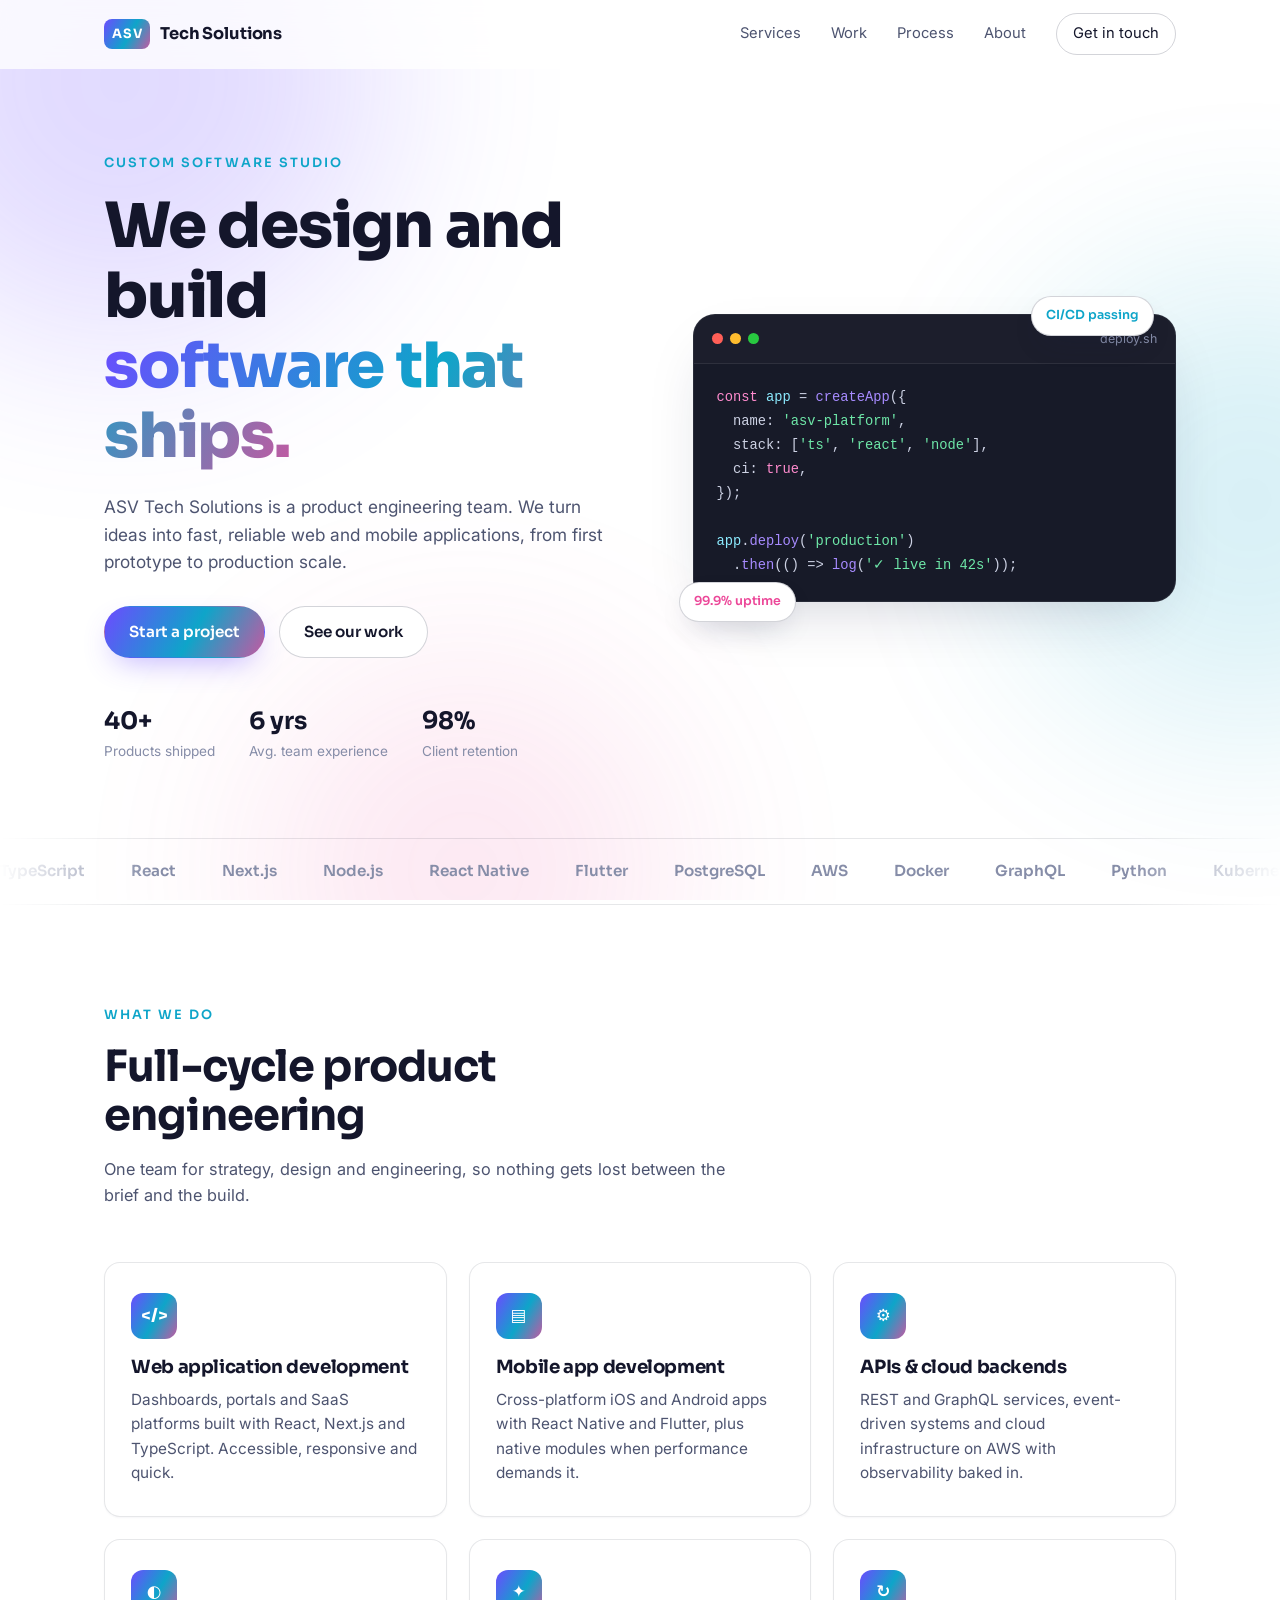
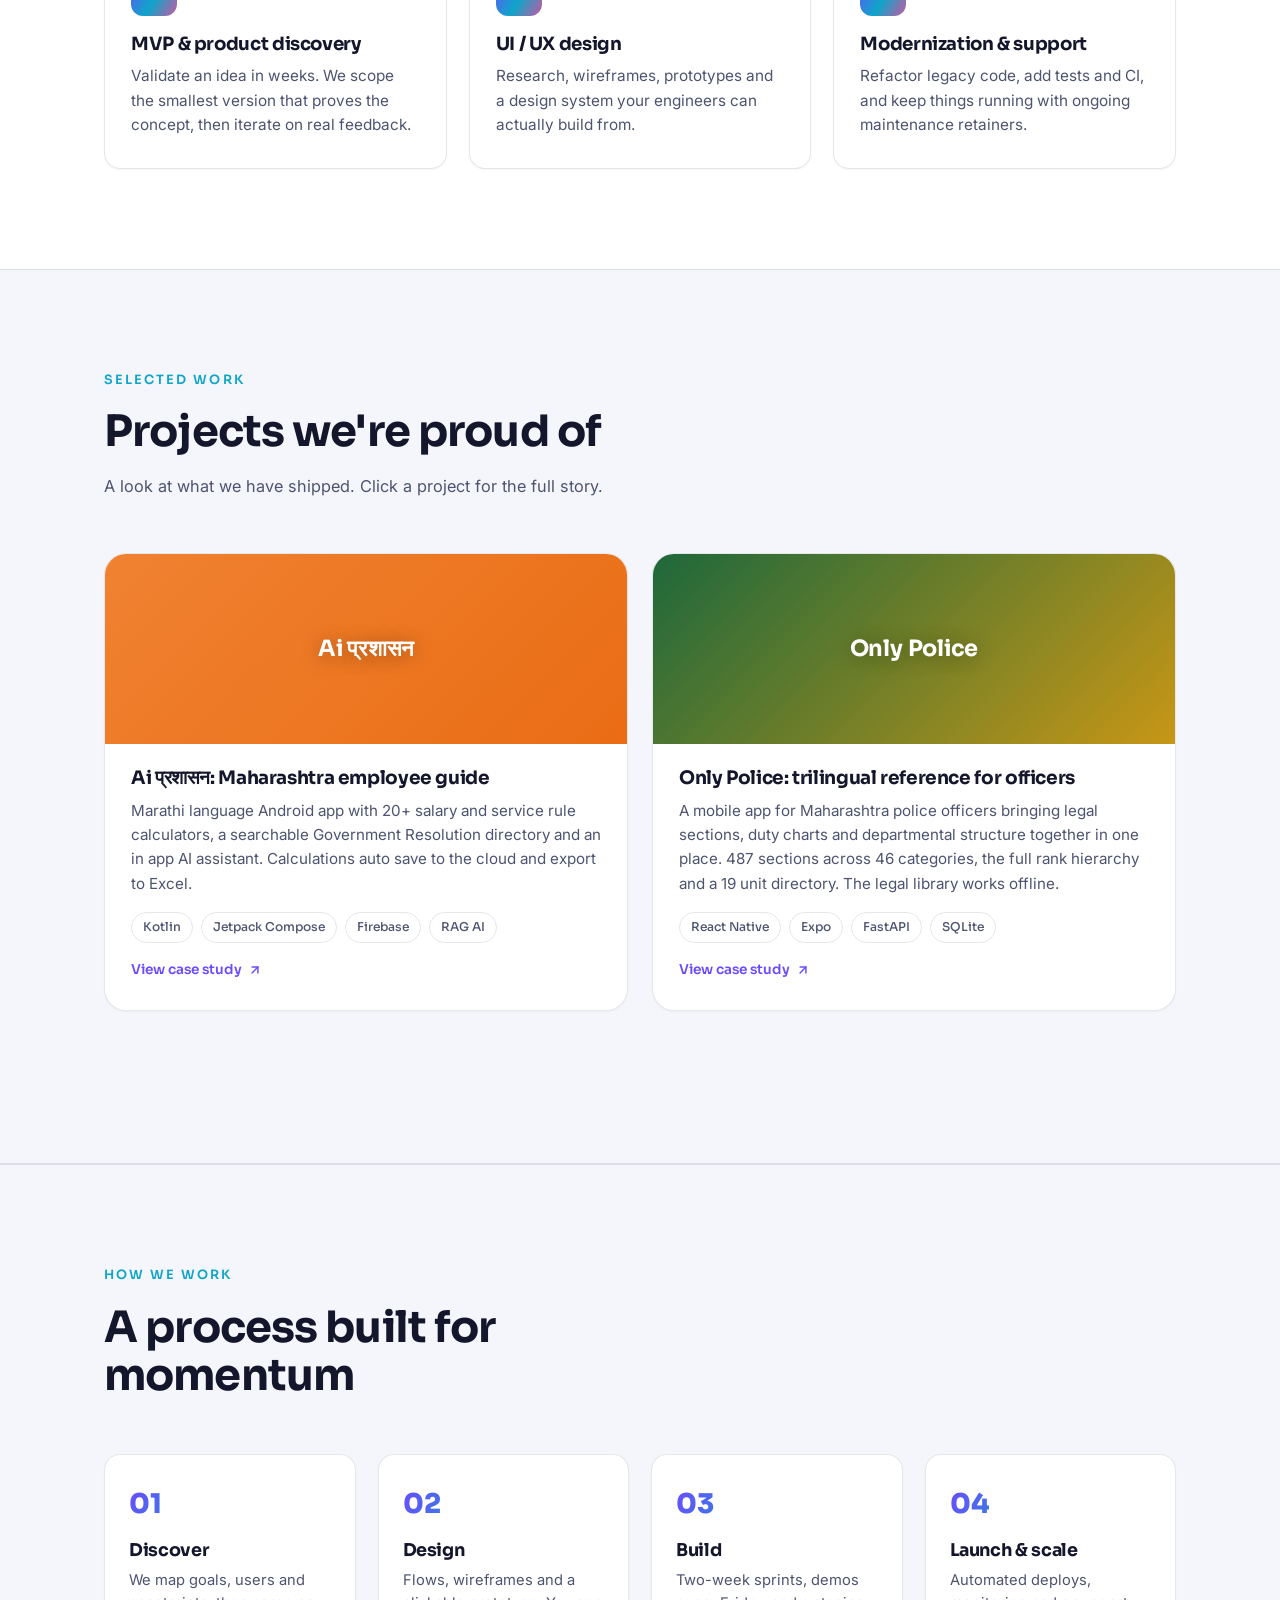
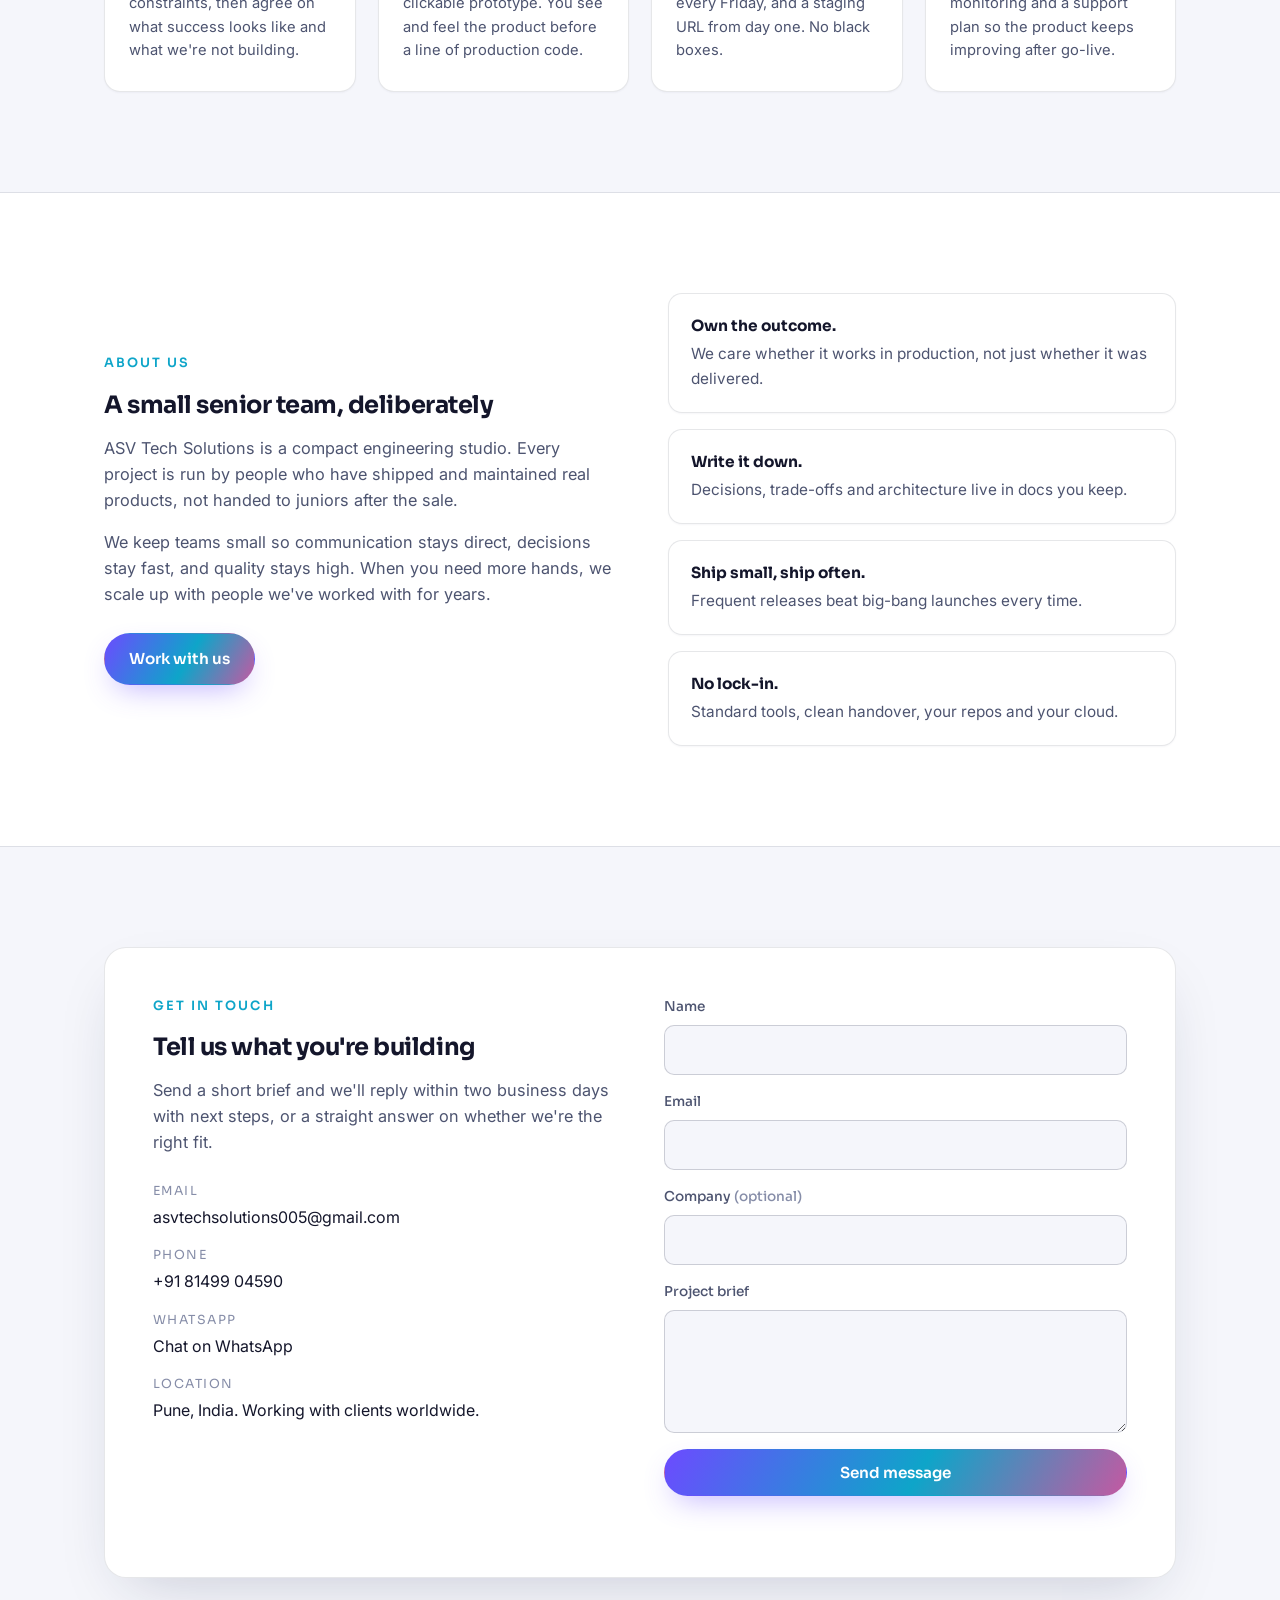
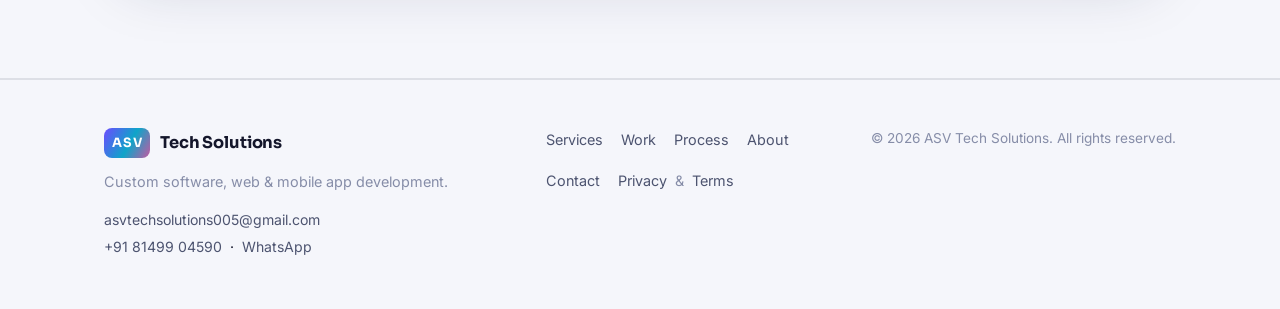
<file: index.html>
<!DOCTYPE html>
<html lang="en">
<head>
<meta charset="UTF-8" />
<meta name="viewport" content="width=device-width, initial-scale=1.0" />
<meta name="description" content="ASV Tech Solutions builds custom software, web and mobile applications, APIs and cloud backends for startups and growing businesses." />
<meta name="theme-color" content="#ffffff" />
<title>ASV Tech Solutions | Custom Software and App Development</title>

<meta property="og:title" content="ASV Tech Solutions" />
<meta property="og:description" content="Custom software, web & mobile app development." />
<meta property="og:type" content="website" />

<link rel="preconnect" href="https://fonts.googleapis.com" />
<link rel="preconnect" href="https://fonts.gstatic.com" crossorigin />
<link href="https://fonts.googleapis.com/css2?family=Sora:wght@400;500;600;700;800&family=Inter:wght@400;500;600&display=swap" rel="stylesheet" />
<link rel="stylesheet" href="assets/styles.css" />
<link rel="icon" href="data:image/svg+xml,%3Csvg xmlns='http://www.w3.org/2000/svg' viewBox='0 0 100 100'%3E%3Ctext y='.9em' font-size='90'%3E%E2%9A%A1%3C/text%3E%3C/svg%3E" />
</head>
<body>
<div class="bg-orbs" aria-hidden="true">
  <span class="orb orb-1"></span>
  <span class="orb orb-2"></span>
  <span class="orb orb-3"></span>
</div>

<!-- ============ HEADER ============ -->
<header class="site-header" id="top">
  <div class="container header-inner">
    <a href="#top" class="brand" aria-label="ASV Tech Solutions home">
      <span class="brand-mark">ASV</span>
      <span class="brand-text">Tech Solutions</span>
    </a>
    <nav class="nav" aria-label="Primary">
      <a href="#services">Services</a>
      <a href="#work">Work</a>
      <a href="#process">Process</a>
      <a href="#about">About</a>
      <a href="#contact" class="nav-cta">Get in touch</a>
    </nav>
    <button class="nav-toggle" aria-label="Toggle menu" aria-expanded="false">
      <span></span><span></span><span></span>
    </button>
  </div>
  <div class="mobile-menu" hidden>
    <a href="#services">Services</a>
    <a href="#work">Work</a>
    <a href="#process">Process</a>
    <a href="#about">About</a>
    <a href="#contact">Get in touch</a>
  </div>
</header>

<main>
  <!-- ============ HERO ============ -->
  <section class="hero">
    <div class="container hero-grid">
      <div class="hero-copy reveal">
        <p class="eyebrow">Custom software studio</p>
        <h1>We design and build<br /><span class="grad-text">software that ships.</span></h1>
        <p class="lede">
          ASV Tech Solutions is a product engineering team. We turn ideas into
          fast, reliable web and mobile applications, from first prototype to
          production scale.
        </p>
        <div class="hero-actions">
          <a href="#contact" class="btn btn-primary">Start a project</a>
          <a href="#work" class="btn btn-ghost">See our work</a>
        </div>
        <ul class="hero-stats">
          <li><strong>40+</strong><span>Products shipped</span></li>
          <li><strong>6 yrs</strong><span>Avg. team experience</span></li>
          <li><strong>98%</strong><span>Client retention</span></li>
        </ul>
      </div>
      <div class="hero-visual reveal">
        <div class="code-card">
          <div class="code-card-bar">
            <span></span><span></span><span></span>
            <em>deploy.sh</em>
          </div>
          <pre><code><span class="c-key">const</span> <span class="c-var">app</span> = <span class="c-fn">createApp</span>({
  name: <span class="c-str">'asv-platform'</span>,
  stack: [<span class="c-str">'ts'</span>, <span class="c-str">'react'</span>, <span class="c-str">'node'</span>],
  ci: <span class="c-key">true</span>,
});

<span class="c-var">app</span>.<span class="c-fn">deploy</span>(<span class="c-str">'production'</span>)
  .<span class="c-fn">then</span>(() => <span class="c-fn">log</span>(<span class="c-str">'✓ live in 42s'</span>));</code></pre>
        </div>
        <div class="float-chip chip-a">CI/CD passing</div>
        <div class="float-chip chip-b">99.9% uptime</div>
      </div>
    </div>
    <div class="marquee" aria-hidden="true">
      <div class="marquee-track">
        <span>TypeScript</span><span>React</span><span>Next.js</span><span>Node.js</span>
        <span>React Native</span><span>Flutter</span><span>PostgreSQL</span><span>AWS</span>
        <span>Docker</span><span>GraphQL</span><span>Python</span><span>Kubernetes</span>
        <span>TypeScript</span><span>React</span><span>Next.js</span><span>Node.js</span>
        <span>React Native</span><span>Flutter</span><span>PostgreSQL</span><span>AWS</span>
        <span>Docker</span><span>GraphQL</span><span>Python</span><span>Kubernetes</span>
      </div>
    </div>
  </section>

  <!-- ============ SERVICES ============ -->
  <section class="section" id="services">
    <div class="container">
      <div class="section-head reveal">
        <p class="eyebrow">What we do</p>
        <h2>Full-cycle product engineering</h2>
        <p class="section-sub">
          One team for strategy, design and engineering, so nothing gets lost
          between the brief and the build.
        </p>
      </div>
      <div class="cards">
        <article class="card reveal">
          <div class="card-icon">&lt;/&gt;</div>
          <h3>Web application development</h3>
          <p>
            Dashboards, portals and SaaS platforms built with React, Next.js and
            TypeScript. Accessible, responsive and quick.
          </p>
        </article>
        <article class="card reveal">
          <div class="card-icon">▤</div>
          <h3>Mobile app development</h3>
          <p>
            Cross-platform iOS and Android apps with React Native and Flutter,
            plus native modules when performance demands it.
          </p>
        </article>
        <article class="card reveal">
          <div class="card-icon">⚙</div>
          <h3>APIs &amp; cloud backends</h3>
          <p>
            REST and GraphQL services, event-driven systems and cloud
            infrastructure on AWS with observability baked in.
          </p>
        </article>
        <article class="card reveal">
          <div class="card-icon">◐</div>
          <h3>MVP &amp; product discovery</h3>
          <p>
            Validate an idea in weeks. We scope the smallest version that proves
            the concept, then iterate on real feedback.
          </p>
        </article>
        <article class="card reveal">
          <div class="card-icon">✦</div>
          <h3>UI / UX design</h3>
          <p>
            Research, wireframes, prototypes and a design system your engineers
            can actually build from.
          </p>
        </article>
        <article class="card reveal">
          <div class="card-icon">↻</div>
          <h3>Modernization &amp; support</h3>
          <p>
            Refactor legacy code, add tests and CI, and keep things running with
            ongoing maintenance retainers.
          </p>
        </article>
      </div>
    </div>
  </section>

  <!-- ============ WORK ============ -->
  <section class="section section-alt" id="work">
    <div class="container">
      <div class="section-head reveal">
        <p class="eyebrow">Selected work</p>
        <h2>Projects we're proud of</h2>
        <p class="section-sub">A look at what we have shipped. Click a project for the full story.</p>
      </div>
      <div class="work-grid">
        <button class="work-item work-item--clickable reveal" data-modal="modal-ai-prashasan" type="button">
          <div class="work-thumb thumb-app"><span>Ai प्रशासन</span></div>
          <div class="work-body">
            <h3>Ai प्रशासन: Maharashtra employee guide</h3>
            <p>Marathi language Android app with 20+ salary and service rule calculators, a searchable Government Resolution directory and an in app AI assistant. Calculations auto save to the cloud and export to Excel.</p>
            <ul class="tags"><li>Kotlin</li><li>Jetpack Compose</li><li>Firebase</li><li>RAG AI</li></ul>
            <span class="work-more">View case study <svg width="14" height="14" viewBox="0 0 24 24" fill="none" stroke="currentColor" stroke-width="2.5" stroke-linecap="round" stroke-linejoin="round"><line x1="7" y1="17" x2="17" y2="7"></line><polyline points="7 7 17 7 17 17"></polyline></svg></span>
          </div>
        </button>
        <button class="work-item work-item--clickable reveal" data-modal="modal-only-police" type="button">
          <div class="work-thumb thumb-police"><span>Only Police</span></div>
          <div class="work-body">
            <h3>Only Police: trilingual reference for officers</h3>
            <p>A mobile app for Maharashtra police officers bringing legal sections, duty charts and departmental structure together in one place. 487 sections across 46 categories, the full rank hierarchy and a 19 unit directory. The legal library works offline.</p>
            <ul class="tags"><li>React Native</li><li>Expo</li><li>FastAPI</li><li>SQLite</li></ul>
            <span class="work-more">View case study <svg width="14" height="14" viewBox="0 0 24 24" fill="none" stroke="currentColor" stroke-width="2.5" stroke-linecap="round" stroke-linejoin="round"><line x1="7" y1="17" x2="17" y2="7"></line><polyline points="7 7 17 7 17 17"></polyline></svg></span>
          </div>
        </button>
      </div>
      <p class="work-note reveal">More case studies available on request. <a href="#contact">Get in touch</a> to see work relevant to your project.</p>
    </div>
  </section>

  <!-- ============ PROCESS ============ -->
  <section class="section section-alt" id="process">
    <div class="container">
      <div class="section-head reveal">
        <p class="eyebrow">How we work</p>
        <h2>A process built for momentum</h2>
      </div>
      <ol class="steps">
        <li class="reveal">
          <span class="step-no">01</span>
          <h3>Discover</h3>
          <p>We map goals, users and constraints, then agree on what success looks like and what we're not building.</p>
        </li>
        <li class="reveal">
          <span class="step-no">02</span>
          <h3>Design</h3>
          <p>Flows, wireframes and a clickable prototype. You see and feel the product before a line of production code.</p>
        </li>
        <li class="reveal">
          <span class="step-no">03</span>
          <h3>Build</h3>
          <p>Two-week sprints, demos every Friday, and a staging URL from day one. No black boxes.</p>
        </li>
        <li class="reveal">
          <span class="step-no">04</span>
          <h3>Launch &amp; scale</h3>
          <p>Automated deploys, monitoring and a support plan so the product keeps improving after go-live.</p>
        </li>
      </ol>
    </div>
  </section>

  <!-- ============ ABOUT ============ -->
  <section class="section" id="about">
    <div class="container about-grid">
      <div class="reveal">
        <p class="eyebrow">About us</p>
        <h2>A small senior team, deliberately</h2>
        <p class="section-sub">
          ASV Tech Solutions is a compact engineering studio. Every project is
          run by people who have shipped and maintained real products, not
          handed to juniors after the sale.
        </p>
        <p class="section-sub">
          We keep teams small so communication stays direct, decisions stay
          fast, and quality stays high. When you need more hands, we scale up
          with people we've worked with for years.
        </p>
        <a href="#contact" class="btn btn-primary">Work with us</a>
      </div>
      <ul class="value-list reveal">
        <li><strong>Own the outcome.</strong> We care whether it works in production, not just whether it was delivered.</li>
        <li><strong>Write it down.</strong> Decisions, trade-offs and architecture live in docs you keep.</li>
        <li><strong>Ship small, ship often.</strong> Frequent releases beat big-bang launches every time.</li>
        <li><strong>No lock-in.</strong> Standard tools, clean handover, your repos and your cloud.</li>
      </ul>
    </div>
  </section>

  <!-- ============ CONTACT ============ -->
  <section class="section section-alt" id="contact">
    <div class="container">
      <div class="contact-card reveal">
        <div class="contact-copy">
          <p class="eyebrow">Get in touch</p>
          <h2>Tell us what you're building</h2>
          <p class="section-sub">
            Send a short brief and we'll reply within two business days with
            next steps, or a straight answer on whether we're the right fit.
          </p>
          <ul class="contact-list">
            <li><span>Email</span><a href="mailto:asvtechsolutions005@gmail.com">asvtechsolutions005@gmail.com</a></li>
            <li><span>Phone</span><a href="tel:+918149904590">+91 81499 04590</a></li>
            <li><span>WhatsApp</span><a href="https://wa.me/918149904590" target="_blank" rel="noopener">Chat on WhatsApp</a></li>
            <li><span>Location</span>Pune, India. Working with clients worldwide.</li>
          </ul>
        </div>
        <form class="contact-form" action="mailto:asvtechsolutions005@gmail.com" method="post" enctype="text/plain" novalidate>
          <div class="field">
            <label for="name">Name</label>
            <input id="name" name="name" type="text" required autocomplete="name" />
          </div>
          <div class="field">
            <label for="email">Email</label>
            <input id="email" name="email" type="email" required autocomplete="email" />
          </div>
          <div class="field">
            <label for="company">Company <em>(optional)</em></label>
            <input id="company" name="company" type="text" autocomplete="organization" />
          </div>
          <div class="field">
            <label for="message">Project brief</label>
            <textarea id="message" name="message" rows="4" required></textarea>
          </div>
          <button type="submit" class="btn btn-primary btn-block">Send message</button>
          <p class="form-note" role="status" aria-live="polite"></p>
        </form>
      </div>
    </div>
  </section>
</main>

<!-- ============ MODAL: Ai प्रशासन case study ============ -->
<div class="modal" id="modal-ai-prashasan" hidden>
  <div class="modal-overlay" data-close></div>
  <div class="modal-dialog" role="dialog" aria-modal="true" aria-labelledby="modal-ai-title">
    <button class="modal-close" aria-label="Close" data-close>
      <svg width="20" height="20" viewBox="0 0 24 24" fill="none" stroke="currentColor" stroke-width="2.5" stroke-linecap="round"><line x1="18" y1="6" x2="6" y2="18"></line><line x1="6" y1="6" x2="18" y2="18"></line></svg>
    </button>
    <div class="modal-body">
      <div class="casestudy-grid">
        <div class="casestudy-copy">
          <span class="app-badge">
            <img src="assets/projects/ai-prashasan/icon.png" alt="Ai प्रशासन app icon" />
            <b>Ai&nbsp;प्रशासन</b>
            <span>Android · Marathi</span>
          </span>
          <h3 id="modal-ai-title">A pocket handbook for every Maharashtra government employee</h3>
          <p>
            Ai प्रशासन is a Marathi language mobile app built for Maharashtra
            government employees, bringing salary calculators, service rules and
            Government Resolutions together in one place.
          </p>
          <ul class="casestudy-features">
            <li><b>20+ tools.</b> DA, GPF, pension, gratuity and pay fixation calculators.</li>
            <li><b>GR directory.</b> A searchable index of Government Resolutions.</li>
            <li><b>Rules in plain language.</b> A guide to Maharashtra Civil Services rules.</li>
            <li><b>Cloud auto save and Excel export.</b> Every calculation is kept and shareable.</li>
            <li><b>In app AI assistant.</b> Answers administrative questions on the spot.</li>
            <li><b>Community help.</b> Connects employees across departments for practical guidance.</li>
          </ul>
          <a href="#contact" class="btn btn-primary" data-close>Build something like this</a>
        </div>
        <div class="casestudy-visual">
          <div class="phone-stack">
            <div class="phone phone-1">
              <img src="assets/projects/ai-prashasan/login.png" alt="Ai प्रशासन login screen" loading="lazy"
                   onerror="this.parentElement.innerHTML='&lt;div class=&quot;phone-fallback&quot;&gt;Login&lt;/div&gt;'" />
            </div>
            <div class="phone phone-2">
              <img src="assets/projects/ai-prashasan/dashboard.png" alt="Ai प्रशासन tools dashboard" loading="lazy"
                   onerror="this.parentElement.innerHTML='&lt;div class=&quot;phone-fallback&quot;&gt;Useful Tools&lt;/div&gt;'" />
            </div>
            <div class="phone phone-3">
              <img src="assets/projects/ai-prashasan/ai-assistant.png" alt="Ai प्रशासन AI assistant" loading="lazy"
                   onerror="this.parentElement.innerHTML='&lt;div class=&quot;phone-fallback&quot;&gt;AI Assistant&lt;/div&gt;'" />
            </div>
          </div>
        </div>
      </div>
    </div>
  </div>
</div>

<!-- ============ MODAL: Only Police case study ============ -->
<div class="modal" id="modal-only-police" hidden>
  <div class="modal-overlay" data-close></div>
  <div class="modal-dialog" role="dialog" aria-modal="true" aria-labelledby="modal-police-title">
    <button class="modal-close" aria-label="Close" data-close>
      <svg width="20" height="20" viewBox="0 0 24 24" fill="none" stroke="currentColor" stroke-width="2.5" stroke-linecap="round"><line x1="18" y1="6" x2="6" y2="18"></line><line x1="6" y1="6" x2="18" y2="18"></line></svg>
    </button>
    <div class="modal-body">
      <div class="casestudy-grid">
        <div class="casestudy-copy">
          <span class="app-badge">
            <img src="assets/projects/only-police/icon.png" alt="Only Police app icon"
                 onerror="this.replaceWith(Object.assign(document.createElement('span'),{textContent:'OP',className:'app-badge-fallback'}))" />
            <b>Only&nbsp;Police</b>
            <span>Android · EN / HI / MR</span>
          </span>
          <h3 id="modal-police-title">Legal sections, duty charts and department structure in one place</h3>
          <p>
            Only Police is a trilingual mobile app for Maharashtra police
            officers, bringing legal sections, duty charts and departmental
            structure together in one place.
          </p>
          <ul class="casestudy-features">
            <li><b>487 sections, 46 categories.</b> BNS and IPC, traffic, women's safety, human rights and anti corruption.</li>
            <li><b>Rank hierarchy.</b> The full chain of command, top to bottom.</li>
            <li><b>Departmental directory.</b> A 19 unit structure of the force.</li>
            <li><b>Built in tools.</b> Case diary, chargesheet generator and pay fixation.</li>
            <li><b>Works offline.</b> The complete legal library is available with no connection.</li>
            <li><b>Instant language switch.</b> Every screen toggles between Marathi, Hindi and English.</li>
          </ul>
          <a href="#contact" class="btn btn-primary" data-close>Build something like this</a>
        </div>
        <div class="casestudy-visual">
          <div class="phone-stack">
            <div class="phone phone-1">
              <img src="assets/projects/only-police/home.png" alt="Only Police home screen" loading="lazy"
                   onerror="this.parentElement.innerHTML='&lt;div class=&quot;phone-fallback&quot;&gt;Home&lt;/div&gt;'" />
            </div>
            <div class="phone phone-2">
              <img src="assets/projects/only-police/legal.png" alt="Only Police duty and legal reference list" loading="lazy"
                   onerror="this.parentElement.innerHTML='&lt;div class=&quot;phone-fallback&quot;&gt;Reference&lt;/div&gt;'" />
            </div>
            <div class="phone phone-3">
              <img src="assets/projects/only-police/ranks.png" alt="Only Police rank hierarchy" loading="lazy"
                   onerror="this.parentElement.innerHTML='&lt;div class=&quot;phone-fallback&quot;&gt;Ranks&lt;/div&gt;'" />
            </div>
          </div>
        </div>
      </div>
    </div>
  </div>
</div>

<!-- ============ FOOTER ============ -->
<footer class="site-footer">
  <div class="container footer-inner">
    <div>
      <a href="#top" class="brand">
        <span class="brand-mark">ASV</span>
        <span class="brand-text">Tech Solutions</span>
      </a>
      <p class="footer-tag">Custom software, web &amp; mobile app development.</p>
      <p class="footer-contact">
        <a href="mailto:asvtechsolutions005@gmail.com">asvtechsolutions005@gmail.com</a><br />
        <a href="tel:+918149904590">+91 81499 04590</a> &nbsp;·&nbsp;
        <a href="https://wa.me/918149904590" target="_blank" rel="noopener">WhatsApp</a>
      </p>
    </div>
    <nav class="footer-nav" aria-label="Footer">
      <a href="#services">Services</a>
      <a href="#work">Work</a>
      <a href="#process">Process</a>
      <a href="#about">About</a>
      <a href="#contact">Contact</a>
      <a href="privacy.html">Privacy</a>
      <span class="footer-sep" aria-hidden="true">&amp;</span>
      <a href="terms.html">Terms</a>
    </nav>
    <p class="copyright">© <span id="year"></span> ASV Tech Solutions. All rights reserved.</p>
  </div>
</footer>

<script src="assets/main.js"></script>
</body>
</html>
</file>
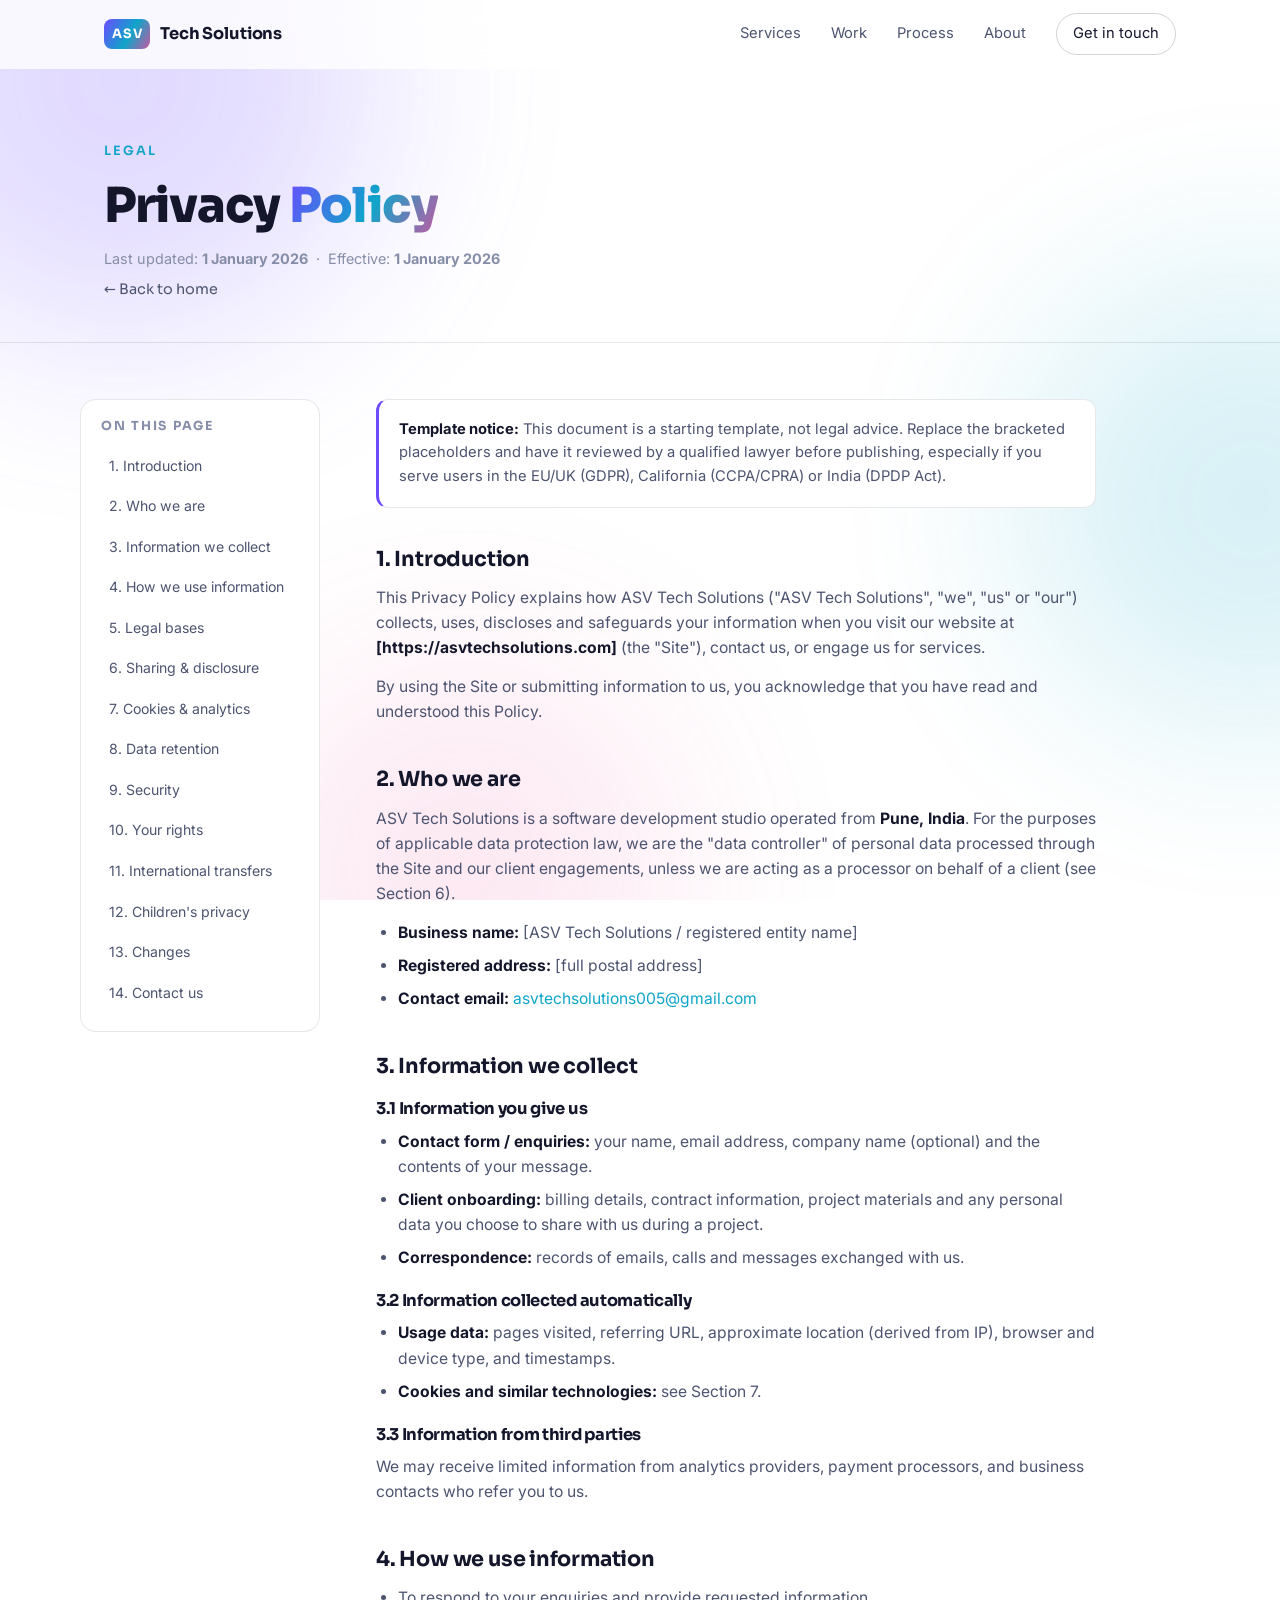
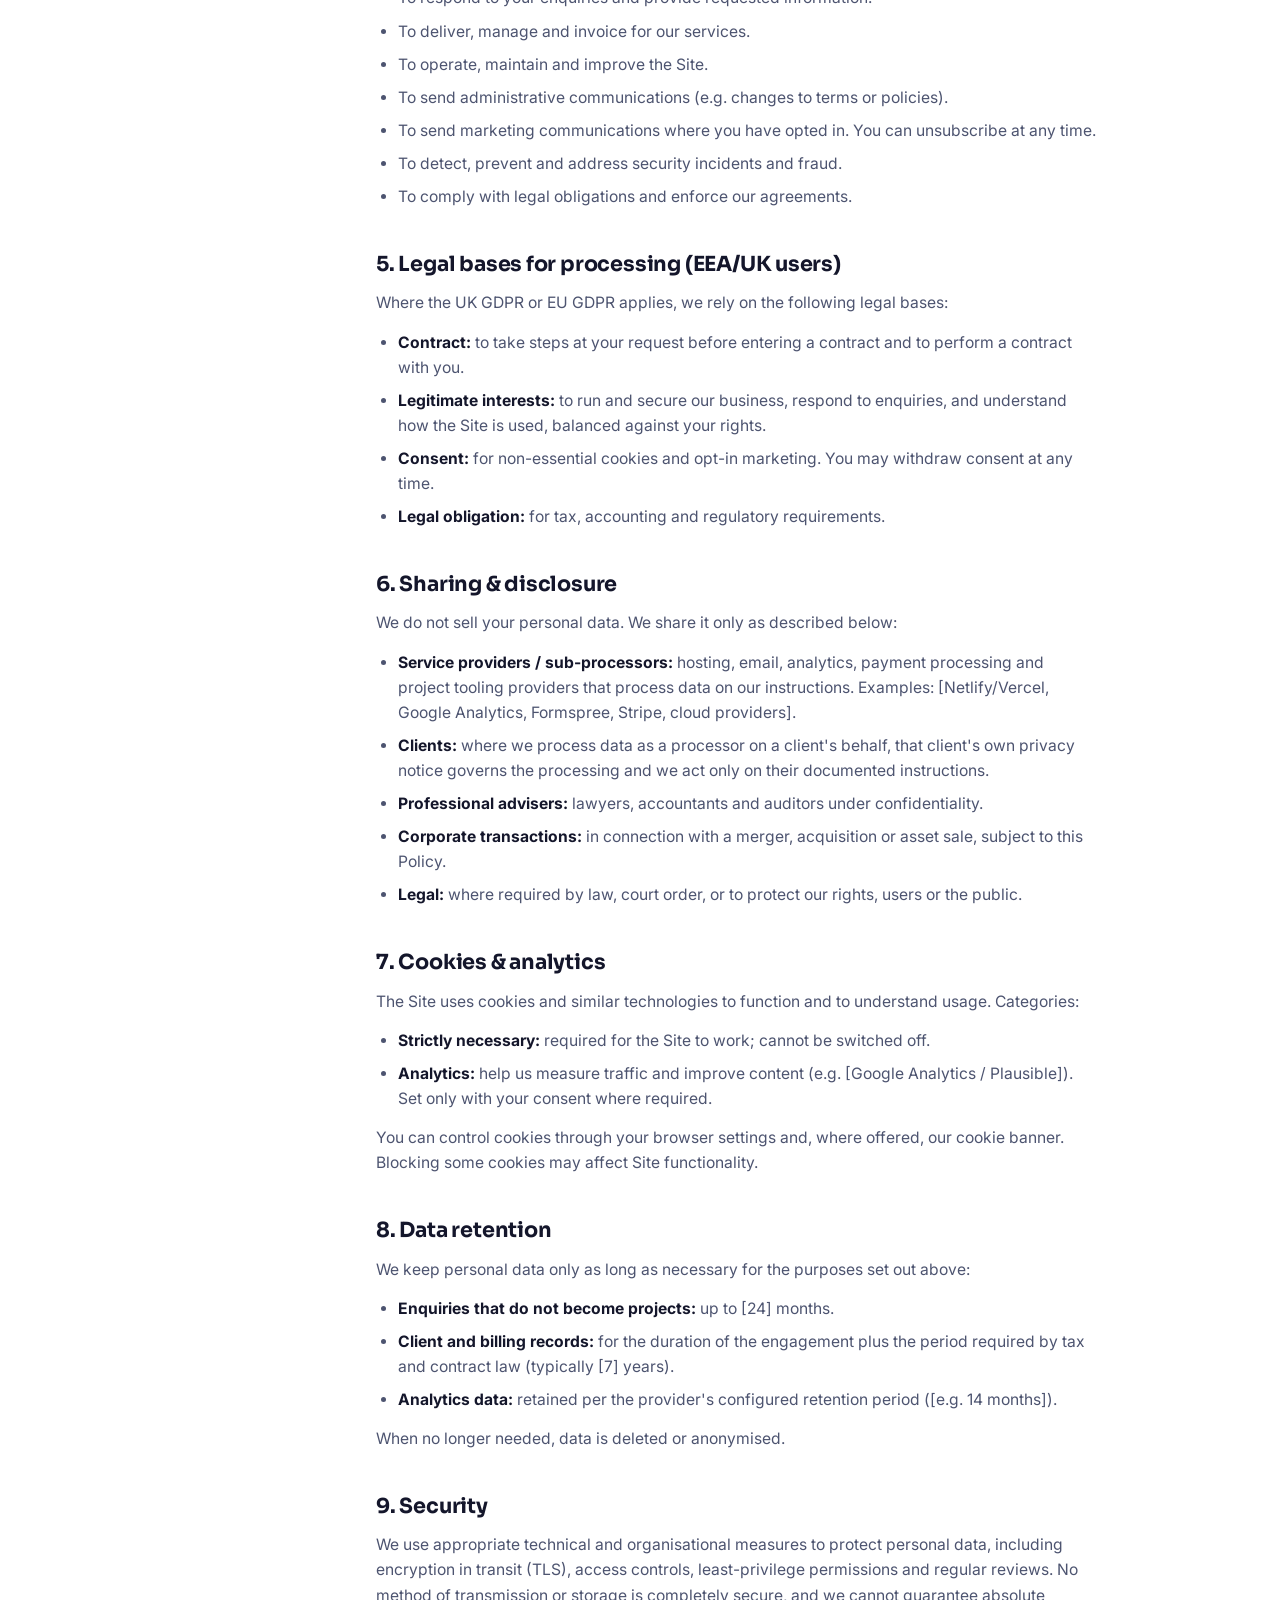
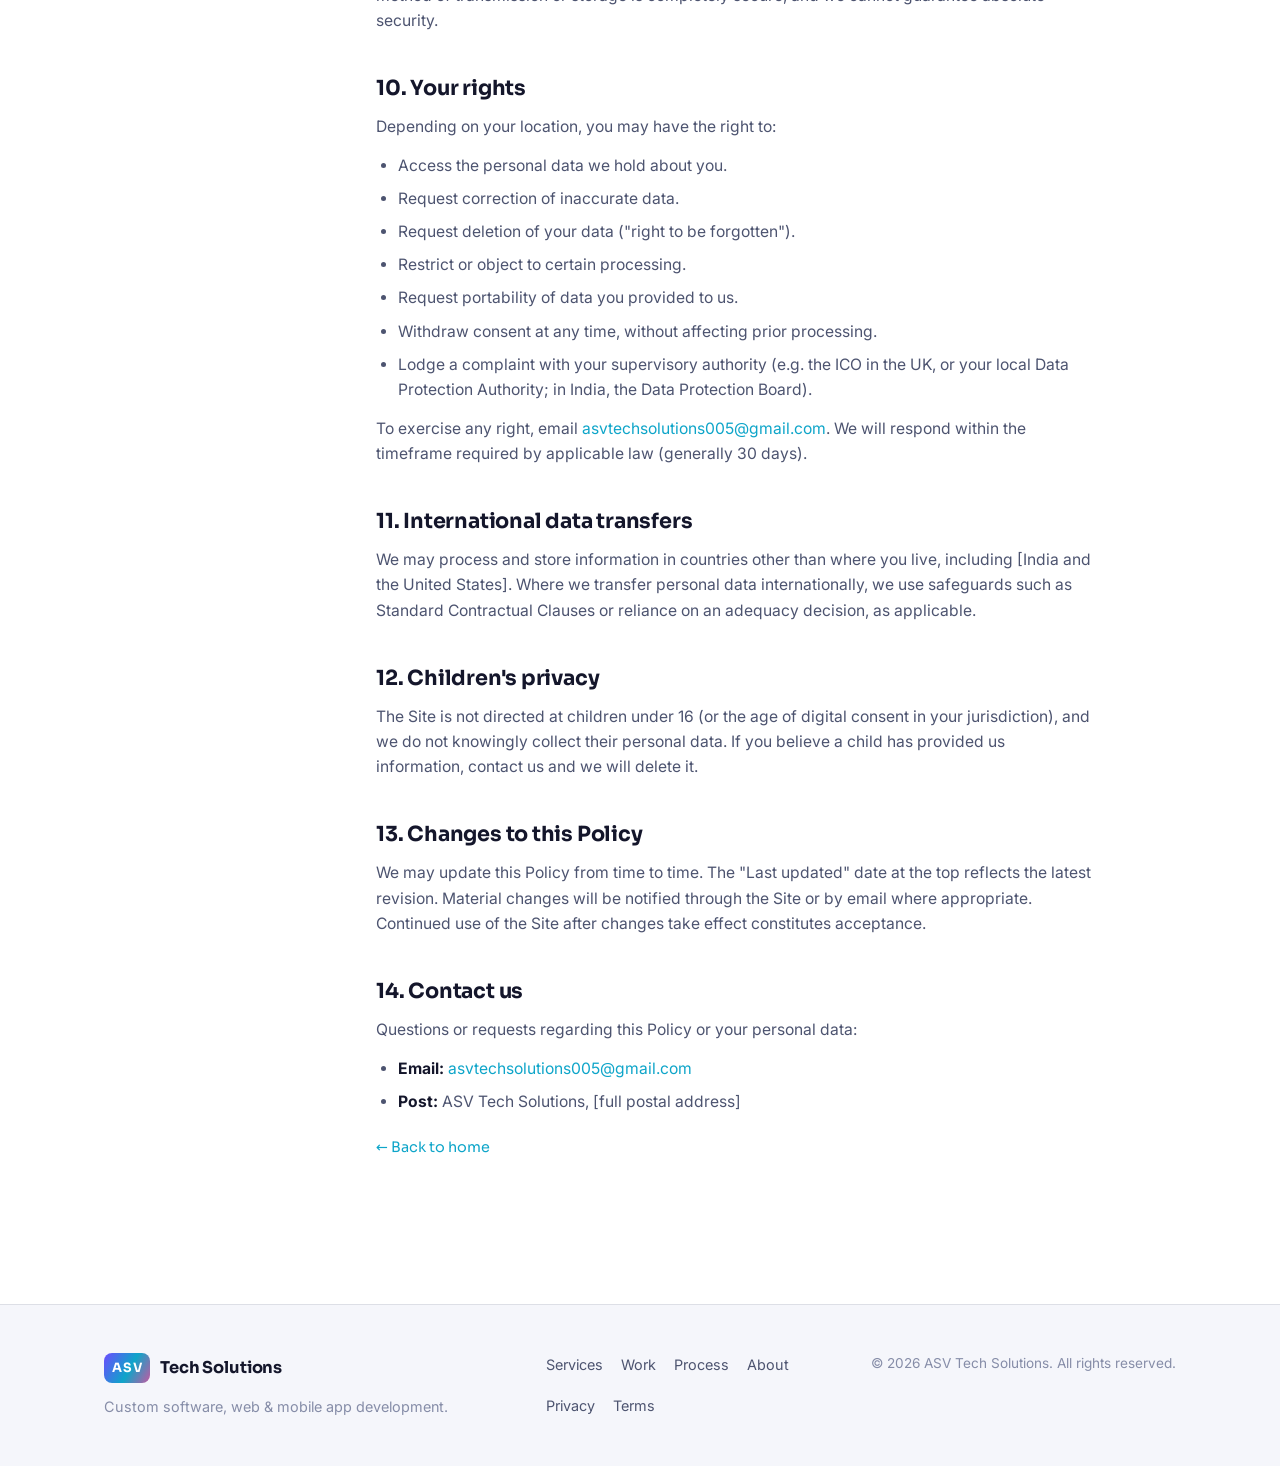
<file: privacy.html>
<!DOCTYPE html>
<html lang="en">
<head>
<meta charset="UTF-8" />
<meta name="viewport" content="width=device-width, initial-scale=1.0" />
<meta name="description" content="Privacy Policy for ASV Tech Solutions: how we collect, use and protect your information." />
<meta name="theme-color" content="#ffffff" />
<meta name="robots" content="index, follow" />
<title>Privacy Policy | ASV Tech Solutions</title>

<link rel="preconnect" href="https://fonts.googleapis.com" />
<link rel="preconnect" href="https://fonts.gstatic.com" crossorigin />
<link href="https://fonts.googleapis.com/css2?family=Sora:wght@400;500;600;700;800&family=Inter:wght@400;500;600&display=swap" rel="stylesheet" />
<link rel="stylesheet" href="assets/styles.css" />
<link rel="stylesheet" href="assets/legal.css" />
<link rel="icon" href="data:image/svg+xml,%3Csvg xmlns='http://www.w3.org/2000/svg' viewBox='0 0 100 100'%3E%3Ctext y='.9em' font-size='90'%3E%E2%9A%A1%3C/text%3E%3C/svg%3E" />
</head>
<body>
<div class="bg-orbs" aria-hidden="true">
  <span class="orb orb-1"></span>
  <span class="orb orb-2"></span>
  <span class="orb orb-3"></span>
</div>

<header class="site-header" id="top">
  <div class="container header-inner">
    <a href="index.html#top" class="brand" aria-label="ASV Tech Solutions home">
      <span class="brand-mark">ASV</span>
      <span class="brand-text">Tech Solutions</span>
    </a>
    <nav class="nav" aria-label="Primary">
      <a href="index.html#services">Services</a>
      <a href="index.html#work">Work</a>
      <a href="index.html#process">Process</a>
      <a href="index.html#about">About</a>
      <a href="index.html#contact" class="nav-cta">Get in touch</a>
    </nav>
    <button class="nav-toggle" aria-label="Toggle menu" aria-expanded="false">
      <span></span><span></span><span></span>
    </button>
  </div>
  <div class="mobile-menu" hidden>
    <a href="index.html#services">Services</a>
    <a href="index.html#work">Work</a>
    <a href="index.html#process">Process</a>
    <a href="index.html#about">About</a>
    <a href="index.html#contact">Get in touch</a>
  </div>
</header>

<main>
  <section class="legal-hero">
    <div class="container">
      <p class="eyebrow">Legal</p>
      <h1>Privacy <span class="grad-text">Policy</span></h1>
      <p class="legal-meta">Last updated: <strong>1 January 2026</strong> &nbsp;·&nbsp; Effective: <strong>1 January 2026</strong></p>
      <a href="index.html#top" class="back-link">&larr; Back to home</a>
    </div>
  </section>

  <div class="container legal-wrap">
    <aside class="legal-toc">
      <h2>On this page</h2>
      <ol>
        <li><a href="#intro">1. Introduction</a></li>
        <li><a href="#who">2. Who we are</a></li>
        <li><a href="#collect">3. Information we collect</a></li>
        <li><a href="#use">4. How we use information</a></li>
        <li><a href="#legal-basis">5. Legal bases</a></li>
        <li><a href="#sharing">6. Sharing &amp; disclosure</a></li>
        <li><a href="#cookies">7. Cookies &amp; analytics</a></li>
        <li><a href="#retention">8. Data retention</a></li>
        <li><a href="#security">9. Security</a></li>
        <li><a href="#rights">10. Your rights</a></li>
        <li><a href="#transfers">11. International transfers</a></li>
        <li><a href="#children">12. Children's privacy</a></li>
        <li><a href="#changes">13. Changes</a></li>
        <li><a href="#contact">14. Contact us</a></li>
      </ol>
    </aside>

    <article class="legal-body">
      <div class="legal-note">
        <p><strong>Template notice:</strong> This document is a starting template, not legal advice. Replace the bracketed placeholders and have it reviewed by a qualified lawyer before publishing, especially if you serve users in the EU/UK (GDPR), California (CCPA/CPRA) or India (DPDP Act).</p>
      </div>

      <section id="intro">
        <h2>1. Introduction</h2>
        <p>This Privacy Policy explains how ASV Tech Solutions ("ASV Tech Solutions", "we", "us" or "our") collects, uses, discloses and safeguards your information when you visit our website at <strong>[https://asvtechsolutions.com]</strong> (the "Site"), contact us, or engage us for services.</p>
        <p>By using the Site or submitting information to us, you acknowledge that you have read and understood this Policy.</p>
      </section>

      <section id="who">
        <h2>2. Who we are</h2>
        <p>ASV Tech Solutions is a software development studio operated from <strong>Pune, India</strong>. For the purposes of applicable data protection law, we are the "data controller" of personal data processed through the Site and our client engagements, unless we are acting as a processor on behalf of a client (see Section 6).</p>
        <ul>
          <li><strong>Business name:</strong> [ASV Tech Solutions / registered entity name]</li>
          <li><strong>Registered address:</strong> [full postal address]</li>
          <li><strong>Contact email:</strong> <a href="mailto:asvtechsolutions005@gmail.com">asvtechsolutions005@gmail.com</a></li>
        </ul>
      </section>

      <section id="collect">
        <h2>3. Information we collect</h2>
        <h3>3.1 Information you give us</h3>
        <ul>
          <li><strong>Contact form / enquiries:</strong> your name, email address, company name (optional) and the contents of your message.</li>
          <li><strong>Client onboarding:</strong> billing details, contract information, project materials and any personal data you choose to share with us during a project.</li>
          <li><strong>Correspondence:</strong> records of emails, calls and messages exchanged with us.</li>
        </ul>
        <h3>3.2 Information collected automatically</h3>
        <ul>
          <li><strong>Usage data:</strong> pages visited, referring URL, approximate location (derived from IP), browser and device type, and timestamps.</li>
          <li><strong>Cookies and similar technologies:</strong> see Section 7.</li>
        </ul>
        <h3>3.3 Information from third parties</h3>
        <p>We may receive limited information from analytics providers, payment processors, and business contacts who refer you to us.</p>
      </section>

      <section id="use">
        <h2>4. How we use information</h2>
        <ul>
          <li>To respond to your enquiries and provide requested information.</li>
          <li>To deliver, manage and invoice for our services.</li>
          <li>To operate, maintain and improve the Site.</li>
          <li>To send administrative communications (e.g. changes to terms or policies).</li>
          <li>To send marketing communications where you have opted in. You can unsubscribe at any time.</li>
          <li>To detect, prevent and address security incidents and fraud.</li>
          <li>To comply with legal obligations and enforce our agreements.</li>
        </ul>
      </section>

      <section id="legal-basis">
        <h2>5. Legal bases for processing (EEA/UK users)</h2>
        <p>Where the UK GDPR or EU GDPR applies, we rely on the following legal bases:</p>
        <ul>
          <li><strong>Contract:</strong> to take steps at your request before entering a contract and to perform a contract with you.</li>
          <li><strong>Legitimate interests:</strong> to run and secure our business, respond to enquiries, and understand how the Site is used, balanced against your rights.</li>
          <li><strong>Consent:</strong> for non-essential cookies and opt-in marketing. You may withdraw consent at any time.</li>
          <li><strong>Legal obligation:</strong> for tax, accounting and regulatory requirements.</li>
        </ul>
      </section>

      <section id="sharing">
        <h2>6. Sharing &amp; disclosure</h2>
        <p>We do not sell your personal data. We share it only as described below:</p>
        <ul>
          <li><strong>Service providers / sub-processors:</strong> hosting, email, analytics, payment processing and project tooling providers that process data on our instructions. Examples: [Netlify/Vercel, Google Analytics, Formspree, Stripe, cloud providers].</li>
          <li><strong>Clients:</strong> where we process data as a processor on a client's behalf, that client's own privacy notice governs the processing and we act only on their documented instructions.</li>
          <li><strong>Professional advisers:</strong> lawyers, accountants and auditors under confidentiality.</li>
          <li><strong>Corporate transactions:</strong> in connection with a merger, acquisition or asset sale, subject to this Policy.</li>
          <li><strong>Legal:</strong> where required by law, court order, or to protect our rights, users or the public.</li>
        </ul>
      </section>

      <section id="cookies">
        <h2>7. Cookies &amp; analytics</h2>
        <p>The Site uses cookies and similar technologies to function and to understand usage. Categories:</p>
        <ul>
          <li><strong>Strictly necessary:</strong> required for the Site to work; cannot be switched off.</li>
          <li><strong>Analytics:</strong> help us measure traffic and improve content (e.g. [Google Analytics / Plausible]). Set only with your consent where required.</li>
        </ul>
        <p>You can control cookies through your browser settings and, where offered, our cookie banner. Blocking some cookies may affect Site functionality.</p>
      </section>

      <section id="retention">
        <h2>8. Data retention</h2>
        <p>We keep personal data only as long as necessary for the purposes set out above:</p>
        <ul>
          <li><strong>Enquiries that do not become projects:</strong> up to [24] months.</li>
          <li><strong>Client and billing records:</strong> for the duration of the engagement plus the period required by tax and contract law (typically [7] years).</li>
          <li><strong>Analytics data:</strong> retained per the provider's configured retention period ([e.g. 14 months]).</li>
        </ul>
        <p>When no longer needed, data is deleted or anonymised.</p>
      </section>

      <section id="security">
        <h2>9. Security</h2>
        <p>We use appropriate technical and organisational measures to protect personal data, including encryption in transit (TLS), access controls, least-privilege permissions and regular reviews. No method of transmission or storage is completely secure, and we cannot guarantee absolute security.</p>
      </section>

      <section id="rights">
        <h2>10. Your rights</h2>
        <p>Depending on your location, you may have the right to:</p>
        <ul>
          <li>Access the personal data we hold about you.</li>
          <li>Request correction of inaccurate data.</li>
          <li>Request deletion of your data ("right to be forgotten").</li>
          <li>Restrict or object to certain processing.</li>
          <li>Request portability of data you provided to us.</li>
          <li>Withdraw consent at any time, without affecting prior processing.</li>
          <li>Lodge a complaint with your supervisory authority (e.g. the ICO in the UK, or your local Data Protection Authority; in India, the Data Protection Board).</li>
        </ul>
        <p>To exercise any right, email <a href="mailto:asvtechsolutions005@gmail.com">asvtechsolutions005@gmail.com</a>. We will respond within the timeframe required by applicable law (generally 30 days).</p>
      </section>

      <section id="transfers">
        <h2>11. International data transfers</h2>
        <p>We may process and store information in countries other than where you live, including [India and the United States]. Where we transfer personal data internationally, we use safeguards such as Standard Contractual Clauses or reliance on an adequacy decision, as applicable.</p>
      </section>

      <section id="children">
        <h2>12. Children's privacy</h2>
        <p>The Site is not directed at children under 16 (or the age of digital consent in your jurisdiction), and we do not knowingly collect their personal data. If you believe a child has provided us information, contact us and we will delete it.</p>
      </section>

      <section id="changes">
        <h2>13. Changes to this Policy</h2>
        <p>We may update this Policy from time to time. The "Last updated" date at the top reflects the latest revision. Material changes will be notified through the Site or by email where appropriate. Continued use of the Site after changes take effect constitutes acceptance.</p>
      </section>

      <section id="contact">
        <h2>14. Contact us</h2>
        <p>Questions or requests regarding this Policy or your personal data:</p>
        <ul>
          <li><strong>Email:</strong> <a href="mailto:asvtechsolutions005@gmail.com">asvtechsolutions005@gmail.com</a></li>
          <li><strong>Post:</strong> ASV Tech Solutions, [full postal address]</li>
        </ul>
        <a href="index.html#top" class="back-link">&larr; Back to home</a>
      </section>
    </article>
  </div>
</main>

<footer class="site-footer">
  <div class="container footer-inner">
    <div>
      <a href="index.html#top" class="brand">
        <span class="brand-mark">ASV</span>
        <span class="brand-text">Tech Solutions</span>
      </a>
      <p class="footer-tag">Custom software, web &amp; mobile app development.</p>
    </div>
    <nav class="footer-nav" aria-label="Footer">
      <a href="index.html#services">Services</a>
      <a href="index.html#work">Work</a>
      <a href="index.html#process">Process</a>
      <a href="index.html#about">About</a>
      <a href="privacy.html">Privacy</a>
      <a href="terms.html">Terms</a>
    </nav>
    <p class="copyright">© <span id="year"></span> ASV Tech Solutions. All rights reserved.</p>
  </div>
</footer>

<script src="assets/main.js"></script>
</body>
</html>
</file>
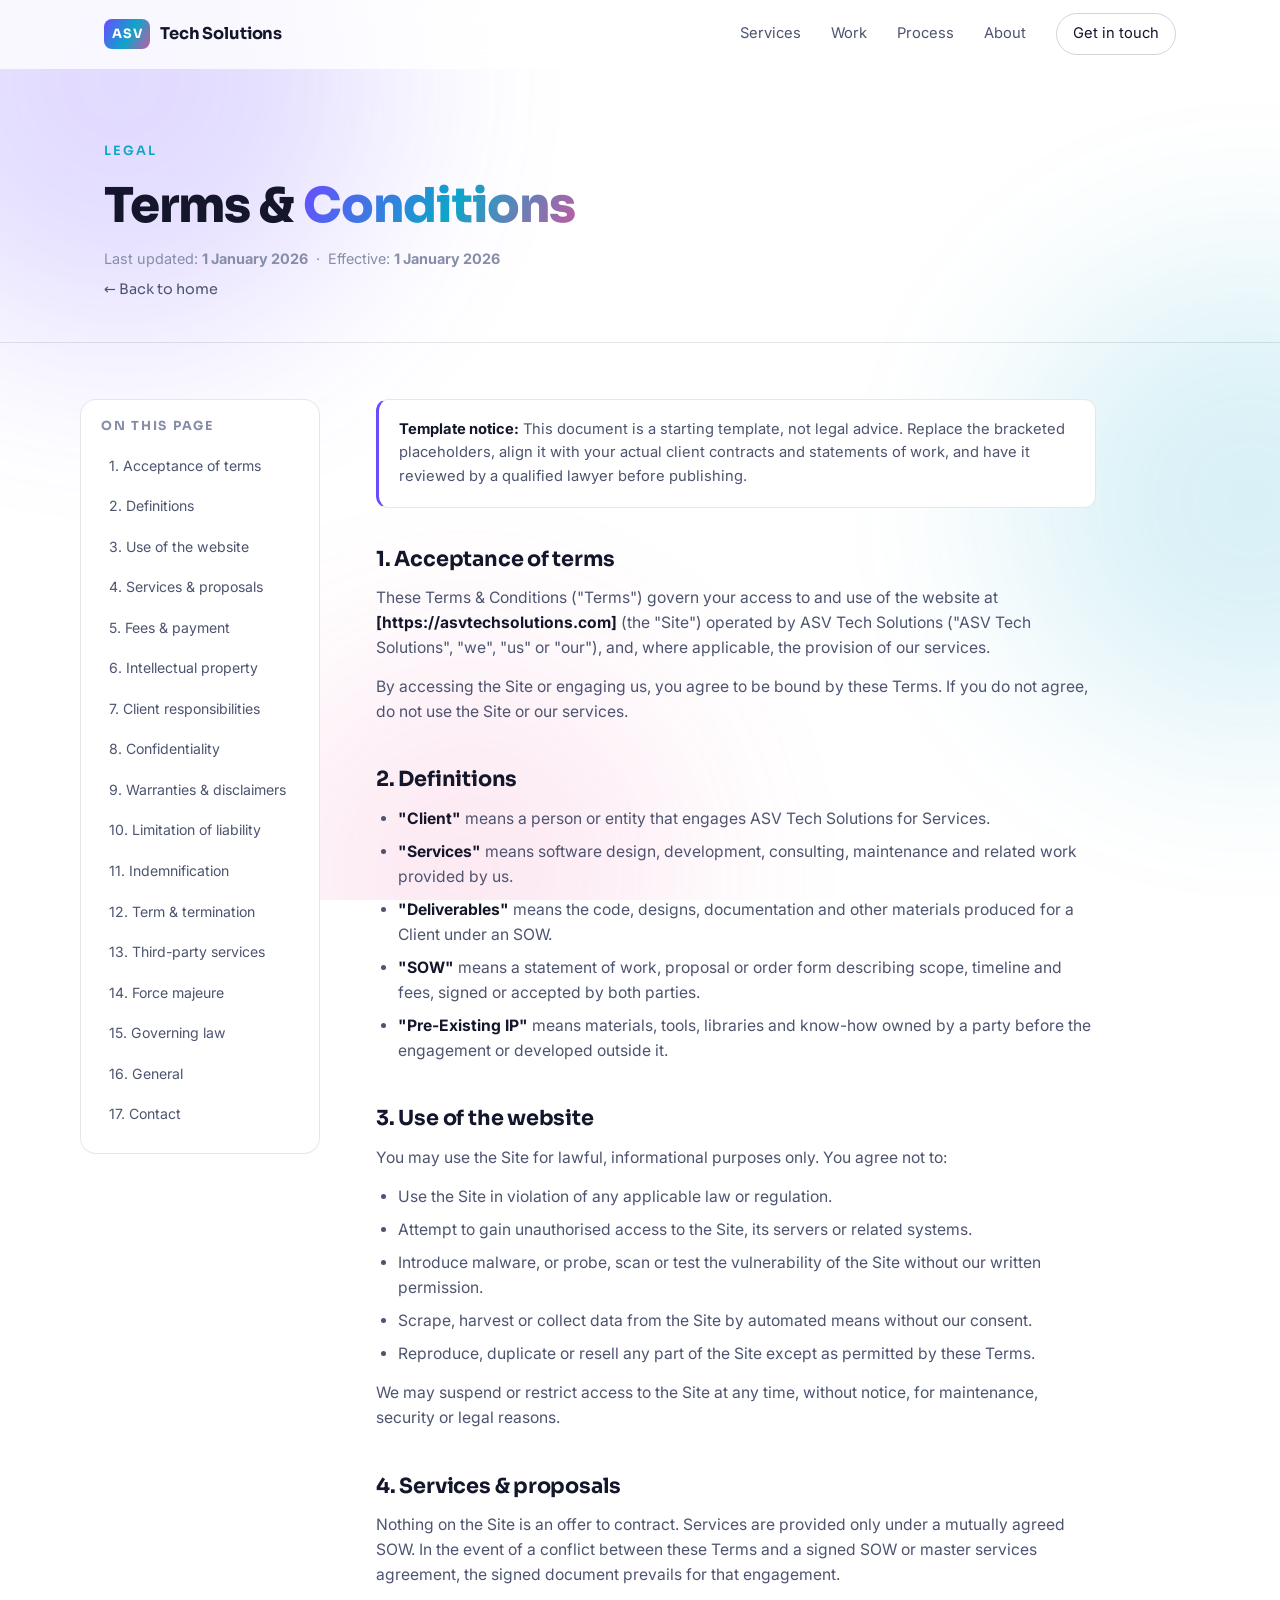
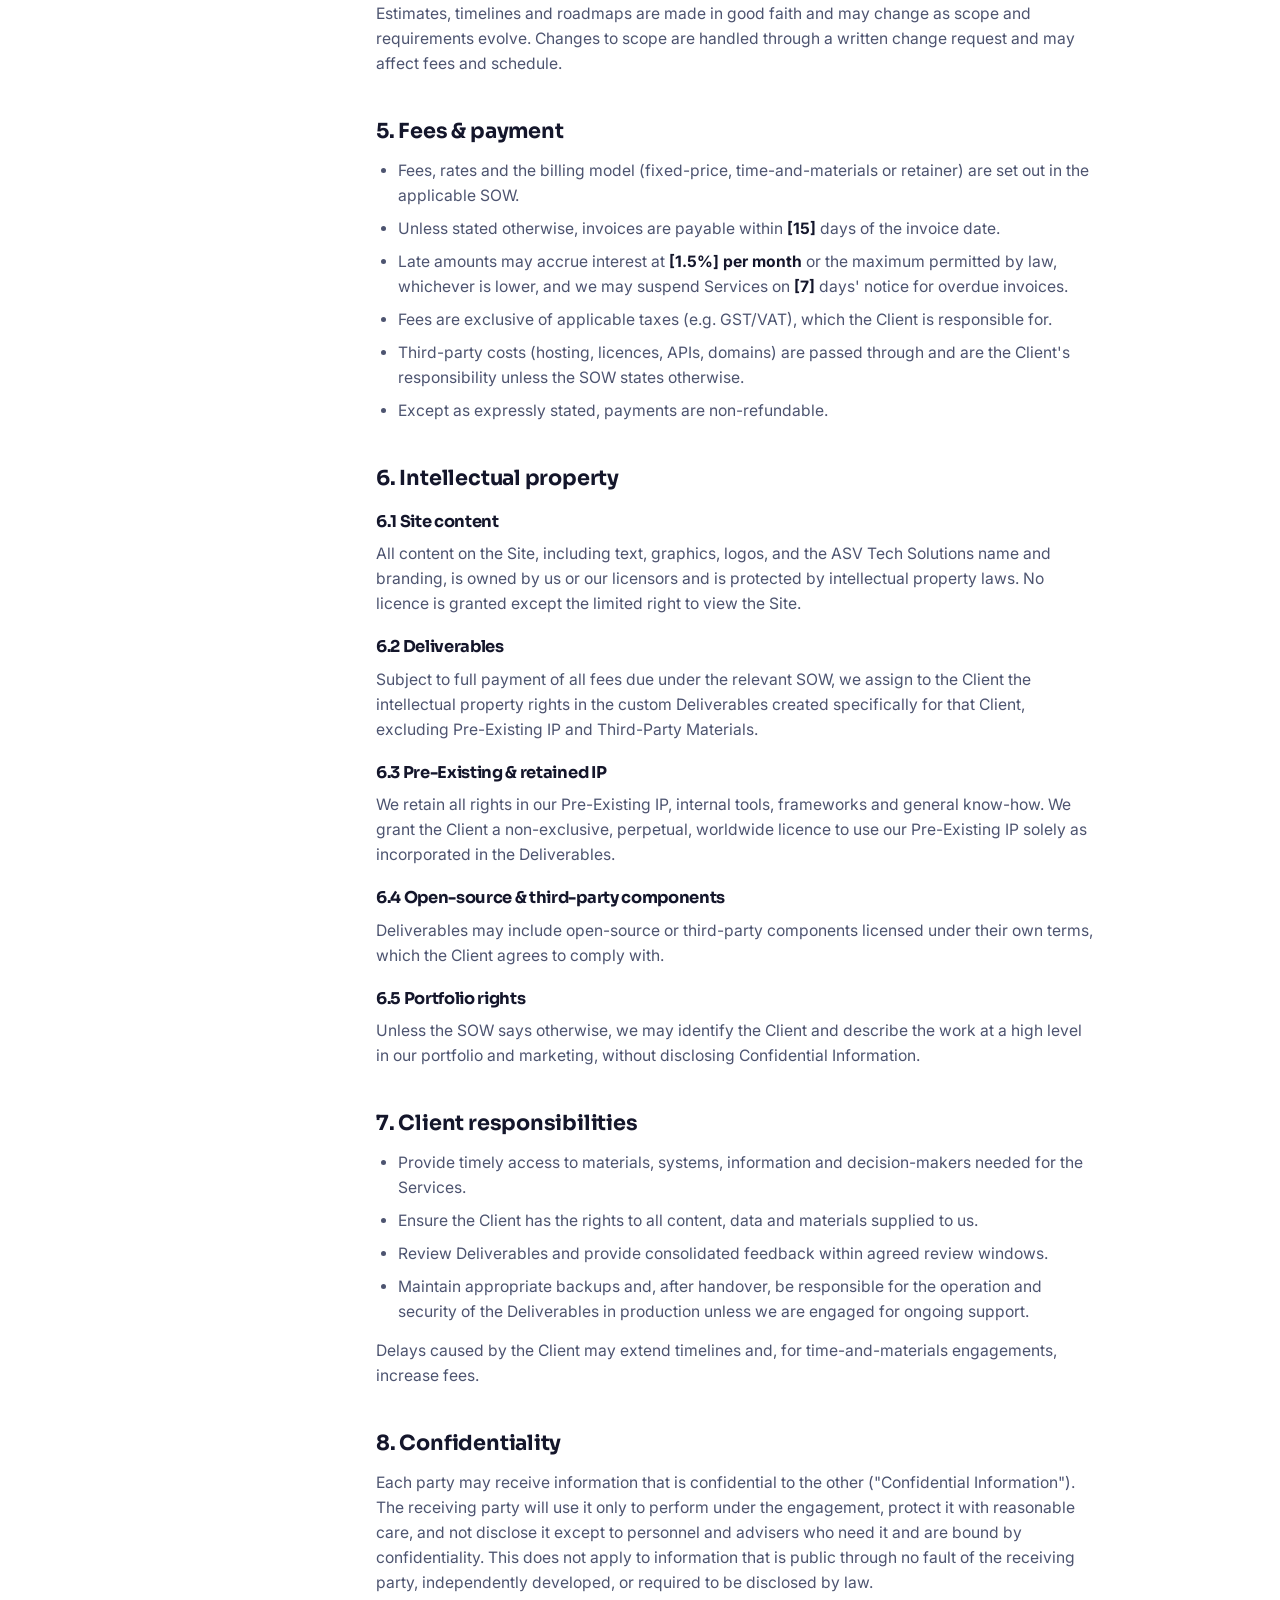
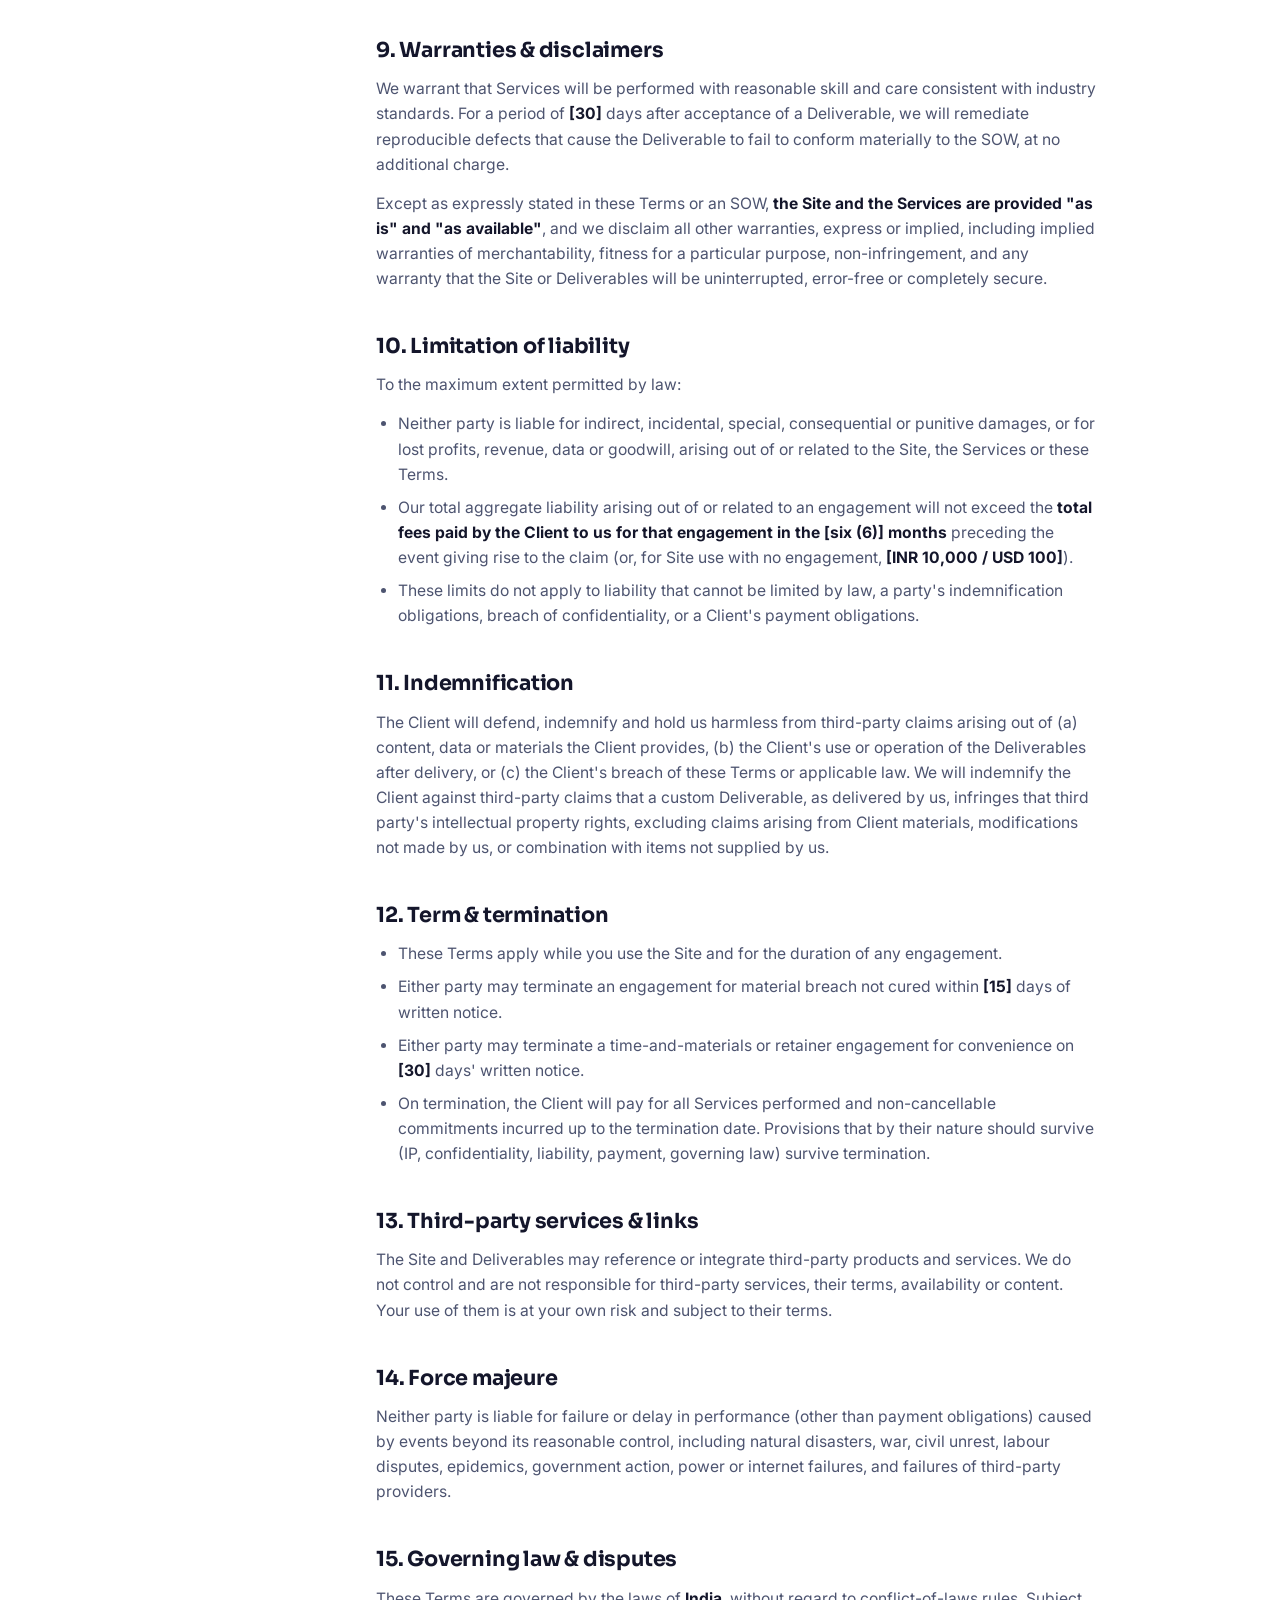
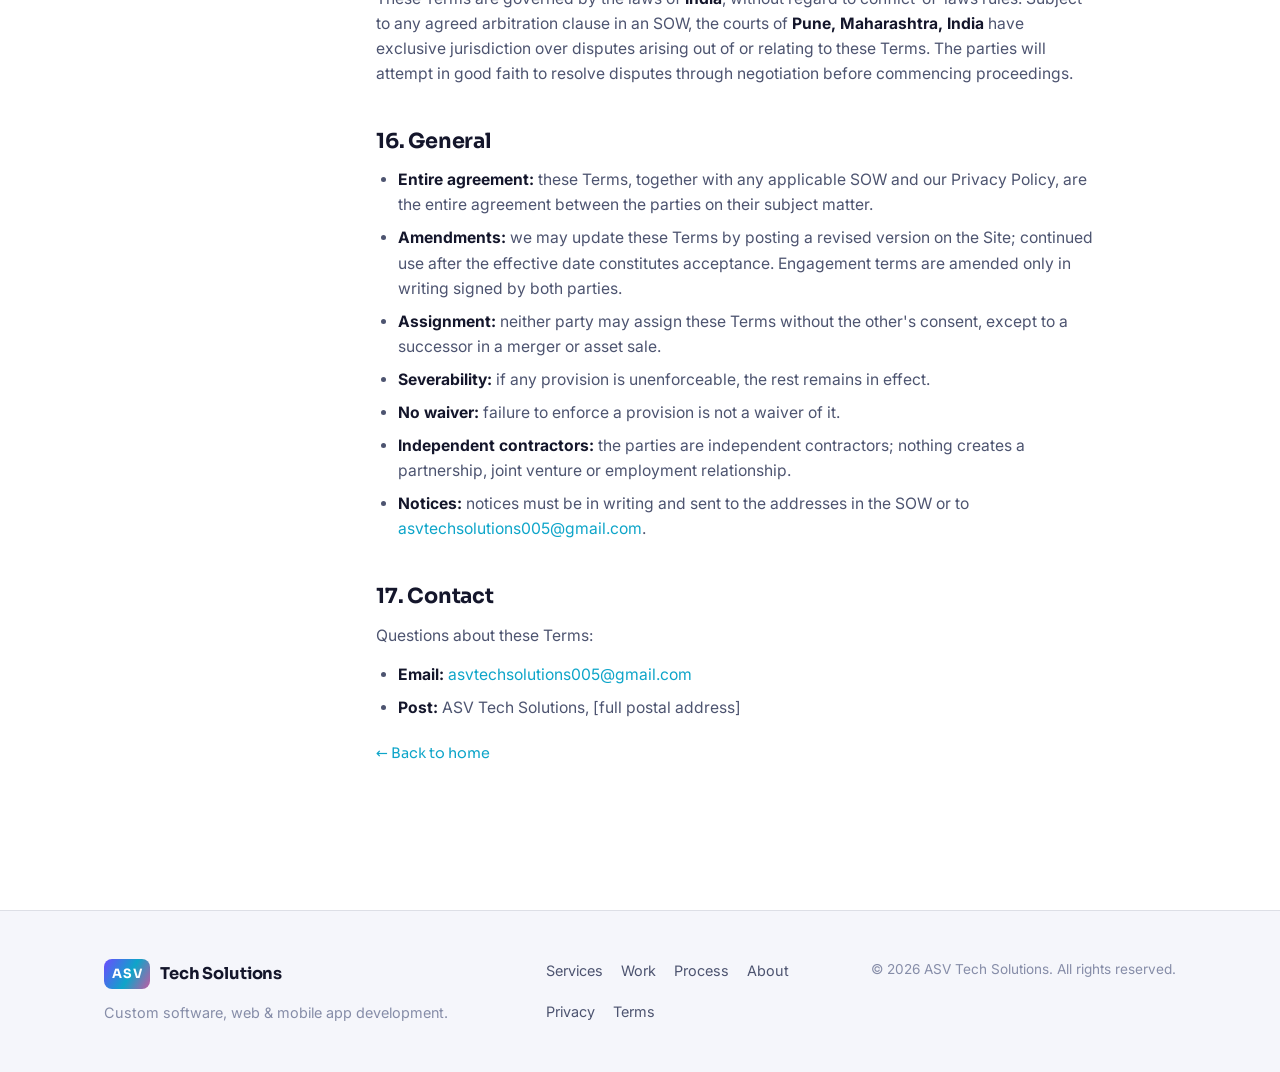
<file: terms.html>
<!DOCTYPE html>
<html lang="en">
<head>
<meta charset="UTF-8" />
<meta name="viewport" content="width=device-width, initial-scale=1.0" />
<meta name="description" content="Terms & Conditions for ASV Tech Solutions: the rules that govern use of our website and services." />
<meta name="theme-color" content="#ffffff" />
<meta name="robots" content="index, follow" />
<title>Terms &amp; Conditions | ASV Tech Solutions</title>

<link rel="preconnect" href="https://fonts.googleapis.com" />
<link rel="preconnect" href="https://fonts.gstatic.com" crossorigin />
<link href="https://fonts.googleapis.com/css2?family=Sora:wght@400;500;600;700;800&family=Inter:wght@400;500;600&display=swap" rel="stylesheet" />
<link rel="stylesheet" href="assets/styles.css" />
<link rel="stylesheet" href="assets/legal.css" />
<link rel="icon" href="data:image/svg+xml,%3Csvg xmlns='http://www.w3.org/2000/svg' viewBox='0 0 100 100'%3E%3Ctext y='.9em' font-size='90'%3E%E2%9A%A1%3C/text%3E%3C/svg%3E" />
</head>
<body>
<div class="bg-orbs" aria-hidden="true">
  <span class="orb orb-1"></span>
  <span class="orb orb-2"></span>
  <span class="orb orb-3"></span>
</div>

<header class="site-header" id="top">
  <div class="container header-inner">
    <a href="index.html#top" class="brand" aria-label="ASV Tech Solutions home">
      <span class="brand-mark">ASV</span>
      <span class="brand-text">Tech Solutions</span>
    </a>
    <nav class="nav" aria-label="Primary">
      <a href="index.html#services">Services</a>
      <a href="index.html#work">Work</a>
      <a href="index.html#process">Process</a>
      <a href="index.html#about">About</a>
      <a href="index.html#contact" class="nav-cta">Get in touch</a>
    </nav>
    <button class="nav-toggle" aria-label="Toggle menu" aria-expanded="false">
      <span></span><span></span><span></span>
    </button>
  </div>
  <div class="mobile-menu" hidden>
    <a href="index.html#services">Services</a>
    <a href="index.html#work">Work</a>
    <a href="index.html#process">Process</a>
    <a href="index.html#about">About</a>
    <a href="index.html#contact">Get in touch</a>
  </div>
</header>

<main>
  <section class="legal-hero">
    <div class="container">
      <p class="eyebrow">Legal</p>
      <h1>Terms &amp; <span class="grad-text">Conditions</span></h1>
      <p class="legal-meta">Last updated: <strong>1 January 2026</strong> &nbsp;·&nbsp; Effective: <strong>1 January 2026</strong></p>
      <a href="index.html#top" class="back-link">&larr; Back to home</a>
    </div>
  </section>

  <div class="container legal-wrap">
    <aside class="legal-toc">
      <h2>On this page</h2>
      <ol>
        <li><a href="#acceptance">1. Acceptance of terms</a></li>
        <li><a href="#definitions">2. Definitions</a></li>
        <li><a href="#site-use">3. Use of the website</a></li>
        <li><a href="#services">4. Services &amp; proposals</a></li>
        <li><a href="#fees">5. Fees &amp; payment</a></li>
        <li><a href="#ip">6. Intellectual property</a></li>
        <li><a href="#client-obs">7. Client responsibilities</a></li>
        <li><a href="#confidentiality">8. Confidentiality</a></li>
        <li><a href="#warranties">9. Warranties &amp; disclaimers</a></li>
        <li><a href="#liability">10. Limitation of liability</a></li>
        <li><a href="#indemnity">11. Indemnification</a></li>
        <li><a href="#term">12. Term &amp; termination</a></li>
        <li><a href="#thirdparty">13. Third-party services</a></li>
        <li><a href="#force">14. Force majeure</a></li>
        <li><a href="#law">15. Governing law</a></li>
        <li><a href="#general">16. General</a></li>
        <li><a href="#contact">17. Contact</a></li>
      </ol>
    </aside>

    <article class="legal-body">
      <div class="legal-note">
        <p><strong>Template notice:</strong> This document is a starting template, not legal advice. Replace the bracketed placeholders, align it with your actual client contracts and statements of work, and have it reviewed by a qualified lawyer before publishing.</p>
      </div>

      <section id="acceptance">
        <h2>1. Acceptance of terms</h2>
        <p>These Terms &amp; Conditions ("Terms") govern your access to and use of the website at <strong>[https://asvtechsolutions.com]</strong> (the "Site") operated by ASV Tech Solutions ("ASV Tech Solutions", "we", "us" or "our"), and, where applicable, the provision of our services.</p>
        <p>By accessing the Site or engaging us, you agree to be bound by these Terms. If you do not agree, do not use the Site or our services.</p>
      </section>

      <section id="definitions">
        <h2>2. Definitions</h2>
        <ul>
          <li><strong>"Client"</strong> means a person or entity that engages ASV Tech Solutions for Services.</li>
          <li><strong>"Services"</strong> means software design, development, consulting, maintenance and related work provided by us.</li>
          <li><strong>"Deliverables"</strong> means the code, designs, documentation and other materials produced for a Client under an SOW.</li>
          <li><strong>"SOW"</strong> means a statement of work, proposal or order form describing scope, timeline and fees, signed or accepted by both parties.</li>
          <li><strong>"Pre-Existing IP"</strong> means materials, tools, libraries and know-how owned by a party before the engagement or developed outside it.</li>
        </ul>
      </section>

      <section id="site-use">
        <h2>3. Use of the website</h2>
        <p>You may use the Site for lawful, informational purposes only. You agree not to:</p>
        <ul>
          <li>Use the Site in violation of any applicable law or regulation.</li>
          <li>Attempt to gain unauthorised access to the Site, its servers or related systems.</li>
          <li>Introduce malware, or probe, scan or test the vulnerability of the Site without our written permission.</li>
          <li>Scrape, harvest or collect data from the Site by automated means without our consent.</li>
          <li>Reproduce, duplicate or resell any part of the Site except as permitted by these Terms.</li>
        </ul>
        <p>We may suspend or restrict access to the Site at any time, without notice, for maintenance, security or legal reasons.</p>
      </section>

      <section id="services">
        <h2>4. Services &amp; proposals</h2>
        <p>Nothing on the Site is an offer to contract. Services are provided only under a mutually agreed SOW. In the event of a conflict between these Terms and a signed SOW or master services agreement, the signed document prevails for that engagement.</p>
        <p>Estimates, timelines and roadmaps are made in good faith and may change as scope and requirements evolve. Changes to scope are handled through a written change request and may affect fees and schedule.</p>
      </section>

      <section id="fees">
        <h2>5. Fees &amp; payment</h2>
        <ul>
          <li>Fees, rates and the billing model (fixed-price, time-and-materials or retainer) are set out in the applicable SOW.</li>
          <li>Unless stated otherwise, invoices are payable within <strong>[15]</strong> days of the invoice date.</li>
          <li>Late amounts may accrue interest at <strong>[1.5%] per month</strong> or the maximum permitted by law, whichever is lower, and we may suspend Services on <strong>[7]</strong> days' notice for overdue invoices.</li>
          <li>Fees are exclusive of applicable taxes (e.g. GST/VAT), which the Client is responsible for.</li>
          <li>Third-party costs (hosting, licences, APIs, domains) are passed through and are the Client's responsibility unless the SOW states otherwise.</li>
          <li>Except as expressly stated, payments are non-refundable.</li>
        </ul>
      </section>

      <section id="ip">
        <h2>6. Intellectual property</h2>
        <h3>6.1 Site content</h3>
        <p>All content on the Site, including text, graphics, logos, and the ASV Tech Solutions name and branding, is owned by us or our licensors and is protected by intellectual property laws. No licence is granted except the limited right to view the Site.</p>
        <h3>6.2 Deliverables</h3>
        <p>Subject to full payment of all fees due under the relevant SOW, we assign to the Client the intellectual property rights in the custom Deliverables created specifically for that Client, excluding Pre-Existing IP and Third-Party Materials.</p>
        <h3>6.3 Pre-Existing &amp; retained IP</h3>
        <p>We retain all rights in our Pre-Existing IP, internal tools, frameworks and general know-how. We grant the Client a non-exclusive, perpetual, worldwide licence to use our Pre-Existing IP solely as incorporated in the Deliverables.</p>
        <h3>6.4 Open-source &amp; third-party components</h3>
        <p>Deliverables may include open-source or third-party components licensed under their own terms, which the Client agrees to comply with.</p>
        <h3>6.5 Portfolio rights</h3>
        <p>Unless the SOW says otherwise, we may identify the Client and describe the work at a high level in our portfolio and marketing, without disclosing Confidential Information.</p>
      </section>

      <section id="client-obs">
        <h2>7. Client responsibilities</h2>
        <ul>
          <li>Provide timely access to materials, systems, information and decision-makers needed for the Services.</li>
          <li>Ensure the Client has the rights to all content, data and materials supplied to us.</li>
          <li>Review Deliverables and provide consolidated feedback within agreed review windows.</li>
          <li>Maintain appropriate backups and, after handover, be responsible for the operation and security of the Deliverables in production unless we are engaged for ongoing support.</li>
        </ul>
        <p>Delays caused by the Client may extend timelines and, for time-and-materials engagements, increase fees.</p>
      </section>

      <section id="confidentiality">
        <h2>8. Confidentiality</h2>
        <p>Each party may receive information that is confidential to the other ("Confidential Information"). The receiving party will use it only to perform under the engagement, protect it with reasonable care, and not disclose it except to personnel and advisers who need it and are bound by confidentiality. This does not apply to information that is public through no fault of the receiving party, independently developed, or required to be disclosed by law.</p>
      </section>

      <section id="warranties">
        <h2>9. Warranties &amp; disclaimers</h2>
        <p>We warrant that Services will be performed with reasonable skill and care consistent with industry standards. For a period of <strong>[30]</strong> days after acceptance of a Deliverable, we will remediate reproducible defects that cause the Deliverable to fail to conform materially to the SOW, at no additional charge.</p>
        <p>Except as expressly stated in these Terms or an SOW, <strong>the Site and the Services are provided "as is" and "as available"</strong>, and we disclaim all other warranties, express or implied, including implied warranties of merchantability, fitness for a particular purpose, non-infringement, and any warranty that the Site or Deliverables will be uninterrupted, error-free or completely secure.</p>
      </section>

      <section id="liability">
        <h2>10. Limitation of liability</h2>
        <p>To the maximum extent permitted by law:</p>
        <ul>
          <li>Neither party is liable for indirect, incidental, special, consequential or punitive damages, or for lost profits, revenue, data or goodwill, arising out of or related to the Site, the Services or these Terms.</li>
          <li>Our total aggregate liability arising out of or related to an engagement will not exceed the <strong>total fees paid by the Client to us for that engagement in the [six (6)] months</strong> preceding the event giving rise to the claim (or, for Site use with no engagement, <strong>[INR 10,000 / USD 100]</strong>).</li>
          <li>These limits do not apply to liability that cannot be limited by law, a party's indemnification obligations, breach of confidentiality, or a Client's payment obligations.</li>
        </ul>
      </section>

      <section id="indemnity">
        <h2>11. Indemnification</h2>
        <p>The Client will defend, indemnify and hold us harmless from third-party claims arising out of (a) content, data or materials the Client provides, (b) the Client's use or operation of the Deliverables after delivery, or (c) the Client's breach of these Terms or applicable law. We will indemnify the Client against third-party claims that a custom Deliverable, as delivered by us, infringes that third party's intellectual property rights, excluding claims arising from Client materials, modifications not made by us, or combination with items not supplied by us.</p>
      </section>

      <section id="term">
        <h2>12. Term &amp; termination</h2>
        <ul>
          <li>These Terms apply while you use the Site and for the duration of any engagement.</li>
          <li>Either party may terminate an engagement for material breach not cured within <strong>[15]</strong> days of written notice.</li>
          <li>Either party may terminate a time-and-materials or retainer engagement for convenience on <strong>[30]</strong> days' written notice.</li>
          <li>On termination, the Client will pay for all Services performed and non-cancellable commitments incurred up to the termination date. Provisions that by their nature should survive (IP, confidentiality, liability, payment, governing law) survive termination.</li>
        </ul>
      </section>

      <section id="thirdparty">
        <h2>13. Third-party services &amp; links</h2>
        <p>The Site and Deliverables may reference or integrate third-party products and services. We do not control and are not responsible for third-party services, their terms, availability or content. Your use of them is at your own risk and subject to their terms.</p>
      </section>

      <section id="force">
        <h2>14. Force majeure</h2>
        <p>Neither party is liable for failure or delay in performance (other than payment obligations) caused by events beyond its reasonable control, including natural disasters, war, civil unrest, labour disputes, epidemics, government action, power or internet failures, and failures of third-party providers.</p>
      </section>

      <section id="law">
        <h2>15. Governing law &amp; disputes</h2>
        <p>These Terms are governed by the laws of <strong>India</strong>, without regard to conflict-of-laws rules. Subject to any agreed arbitration clause in an SOW, the courts of <strong>Pune, Maharashtra, India</strong> have exclusive jurisdiction over disputes arising out of or relating to these Terms. The parties will attempt in good faith to resolve disputes through negotiation before commencing proceedings.</p>
      </section>

      <section id="general">
        <h2>16. General</h2>
        <ul>
          <li><strong>Entire agreement:</strong> these Terms, together with any applicable SOW and our Privacy Policy, are the entire agreement between the parties on their subject matter.</li>
          <li><strong>Amendments:</strong> we may update these Terms by posting a revised version on the Site; continued use after the effective date constitutes acceptance. Engagement terms are amended only in writing signed by both parties.</li>
          <li><strong>Assignment:</strong> neither party may assign these Terms without the other's consent, except to a successor in a merger or asset sale.</li>
          <li><strong>Severability:</strong> if any provision is unenforceable, the rest remains in effect.</li>
          <li><strong>No waiver:</strong> failure to enforce a provision is not a waiver of it.</li>
          <li><strong>Independent contractors:</strong> the parties are independent contractors; nothing creates a partnership, joint venture or employment relationship.</li>
          <li><strong>Notices:</strong> notices must be in writing and sent to the addresses in the SOW or to <a href="mailto:asvtechsolutions005@gmail.com">asvtechsolutions005@gmail.com</a>.</li>
        </ul>
      </section>

      <section id="contact">
        <h2>17. Contact</h2>
        <p>Questions about these Terms:</p>
        <ul>
          <li><strong>Email:</strong> <a href="mailto:asvtechsolutions005@gmail.com">asvtechsolutions005@gmail.com</a></li>
          <li><strong>Post:</strong> ASV Tech Solutions, [full postal address]</li>
        </ul>
        <a href="index.html#top" class="back-link">&larr; Back to home</a>
      </section>
    </article>
  </div>
</main>

<footer class="site-footer">
  <div class="container footer-inner">
    <div>
      <a href="index.html#top" class="brand">
        <span class="brand-mark">ASV</span>
        <span class="brand-text">Tech Solutions</span>
      </a>
      <p class="footer-tag">Custom software, web &amp; mobile app development.</p>
    </div>
    <nav class="footer-nav" aria-label="Footer">
      <a href="index.html#services">Services</a>
      <a href="index.html#work">Work</a>
      <a href="index.html#process">Process</a>
      <a href="index.html#about">About</a>
      <a href="privacy.html">Privacy</a>
      <a href="terms.html">Terms</a>
    </nav>
    <p class="copyright">© <span id="year"></span> ASV Tech Solutions. All rights reserved.</p>
  </div>
</footer>

<script src="assets/main.js"></script>
</body>
</html>
</file>
<file: assets/styles.css>
/* ===================================================================
   ASV Tech Solutions landing page styles
   Light theme, gradient accents. Plain CSS, no build step.
   =================================================================== */

:root {
  --bg: #ffffff;
  --bg-alt: #f5f6fb;
  --surface: #ffffff;
  --surface-2: #f8f9ff;
  --border: rgba(16, 20, 45, 0.10);
  --border-strong: rgba(16, 20, 45, 0.18);
  --text: #14162b;
  --text-dim: #4d5470;
  --text-faint: #868da8;

  --brand: #6c4bff;
  --brand-2: #0ea5c9;
  --brand-3: #ec4899;
  --grad: linear-gradient(120deg, #6c4bff 0%, #0ea5c9 55%, #ec4899 110%);
  --grad-soft: linear-gradient(120deg, rgba(108, 75, 255, 0.10), rgba(14, 165, 201, 0.08));

  --radius: 16px;
  --radius-lg: 22px;
  --shadow: 0 24px 60px -24px rgba(24, 30, 70, 0.22);
  --container: 1120px;

  --font-head: "Sora", system-ui, sans-serif;
  --font-body: "Inter", system-ui, sans-serif;
}

/* ---------- reset ---------- */
*, *::before, *::after { box-sizing: border-box; margin: 0; padding: 0; }
html { scroll-behavior: smooth; -webkit-text-size-adjust: 100%; }
@media (prefers-reduced-motion: reduce) {
  html { scroll-behavior: auto; }
  *, *::before, *::after { animation-duration: 0.001ms !important; transition-duration: 0.001ms !important; }
}
body {
  font-family: var(--font-body);
  background: var(--bg);
  color: var(--text);
  line-height: 1.6;
  -webkit-font-smoothing: antialiased;
  overflow-x: hidden;
}
img { max-width: 100%; display: block; }
a { color: inherit; text-decoration: none; }
ul, ol { list-style: none; }
h1, h2, h3 { font-family: var(--font-head); line-height: 1.12; letter-spacing: -0.02em; font-weight: 700; color: var(--text); }
::selection { background: rgba(108, 75, 255, 0.22); color: var(--text); }

.container { width: 100%; max-width: var(--container); margin: 0 auto; padding: 0 24px; }

/* ---------- background orbs ---------- */
.bg-orbs { position: fixed; inset: 0; z-index: -1; overflow: hidden; pointer-events: none; }
.orb { position: absolute; border-radius: 50%; filter: blur(100px); opacity: 0.20; }
.orb-1 { width: 520px; height: 520px; background: #6c4bff; top: -180px; left: -140px; }
.orb-2 { width: 460px; height: 460px; background: #0ea5c9; top: 30%; right: -200px; opacity: 0.16; }
.orb-3 { width: 420px; height: 420px; background: #ec4899; bottom: -180px; left: 20%; opacity: 0.12; }

/* ---------- buttons ---------- */
.btn {
  display: inline-flex; align-items: center; justify-content: center; gap: 8px;
  font-family: var(--font-head); font-weight: 600; font-size: 0.95rem;
  padding: 13px 24px; border-radius: 999px; border: 1px solid transparent;
  cursor: pointer; transition: transform 0.18s ease, box-shadow 0.18s ease, background 0.18s ease;
  white-space: nowrap;
}
.btn-primary { background: var(--grad); color: #fff; box-shadow: 0 12px 30px -10px rgba(108, 75, 255, 0.45); }
.btn-primary:hover { transform: translateY(-2px); box-shadow: 0 18px 40px -12px rgba(108, 75, 255, 0.55); }
.btn-ghost { background: var(--surface); border-color: var(--border-strong); color: var(--text); }
.btn-ghost:hover { background: var(--bg-alt); transform: translateY(-2px); }
.btn-block { width: 100%; }

/* ---------- header ---------- */
.site-header {
  position: sticky; top: 0; z-index: 100;
  backdrop-filter: blur(14px);
  background: rgba(255, 255, 255, 0.78);
  border-bottom: 1px solid transparent;
  transition: border-color 0.2s ease, background 0.2s ease, box-shadow 0.2s ease;
}
.site-header.scrolled { border-color: var(--border); background: rgba(255, 255, 255, 0.92); box-shadow: 0 8px 30px -18px rgba(24, 30, 70, 0.25); }
.header-inner { display: flex; align-items: center; justify-content: space-between; height: 68px; }

.brand { display: inline-flex; align-items: center; gap: 10px; font-family: var(--font-head); font-weight: 700; }
.brand-mark {
  background: var(--grad); color: #fff; font-size: 0.8rem; letter-spacing: 0.06em;
  padding: 5px 8px; border-radius: 8px;
}
.brand-text { font-size: 1.02rem; letter-spacing: -0.01em; }

.nav { display: flex; align-items: center; gap: 30px; }
.nav a { font-size: 0.92rem; color: var(--text-dim); transition: color 0.15s ease; }
.nav a:hover { color: var(--text); }
.nav .nav-cta {
  color: var(--text); border: 1px solid var(--border-strong); padding: 8px 16px; border-radius: 999px;
}
.nav .nav-cta:hover { background: var(--bg-alt); }

.nav-toggle { display: none; flex-direction: column; gap: 5px; background: none; border: 0; cursor: pointer; padding: 8px; }
.nav-toggle span { width: 22px; height: 2px; background: var(--text); border-radius: 2px; transition: transform 0.22s ease, opacity 0.22s ease; transform-origin: center; }
.nav-toggle.is-active span:nth-child(1) { transform: translateY(7px) rotate(45deg); }
.nav-toggle.is-active span:nth-child(2) { opacity: 0; }
.nav-toggle.is-active span:nth-child(3) { transform: translateY(-7px) rotate(-45deg); }
.mobile-menu { display: none; flex-direction: column; padding: 8px 24px 20px; gap: 4px; border-bottom: 1px solid var(--border); background: rgba(255, 255, 255, 0.98); }
.mobile-menu.open { display: flex; }
.mobile-menu a { padding: 12px 4px; color: var(--text-dim); border-bottom: 1px solid var(--border); }
.mobile-menu a:last-child { border-bottom: 0; }

/* ---------- hero ---------- */
.hero { position: relative; padding: 84px 0 0; }
.hero-grid { display: grid; grid-template-columns: 1.05fr 0.95fr; gap: 56px; align-items: center; }
.eyebrow {
  font-family: var(--font-head); font-weight: 600; font-size: 0.8rem; letter-spacing: 0.16em;
  text-transform: uppercase; color: var(--brand-2); margin-bottom: 18px;
}
.hero-copy h1 { font-size: clamp(2.4rem, 5.5vw, 3.9rem); font-weight: 800; }
.grad-text {
  background: var(--grad); -webkit-background-clip: text; background-clip: text; color: transparent;
}
.lede { color: var(--text-dim); font-size: 1.08rem; margin: 22px 0 30px; max-width: 46ch; }
.hero-actions { display: flex; gap: 14px; flex-wrap: wrap; }
.hero-stats { display: flex; gap: 34px; margin-top: 44px; flex-wrap: wrap; }
.hero-stats li { display: flex; flex-direction: column; }
.hero-stats strong { font-family: var(--font-head); font-size: 1.5rem; font-weight: 700; }
.hero-stats span { color: var(--text-faint); font-size: 0.85rem; }

/* hero visual */
.hero-visual { position: relative; }
.code-card {
  background: linear-gradient(180deg, #1b1e30, #14162447);
  background: #171a28;
  border: 1px solid rgba(255, 255, 255, 0.08); border-radius: var(--radius-lg);
  box-shadow: var(--shadow); overflow: hidden;
}
.code-card-bar {
  display: flex; align-items: center; gap: 7px; padding: 14px 18px;
  border-bottom: 1px solid rgba(255, 255, 255, 0.08); background: rgba(255, 255, 255, 0.02);
}
.code-card-bar span { width: 11px; height: 11px; border-radius: 50%; background: #2c2f40; }
.code-card-bar span:nth-child(1) { background: #ff5f57; }
.code-card-bar span:nth-child(2) { background: #febc2e; }
.code-card-bar span:nth-child(3) { background: #28c840; }
.code-card-bar em { margin-left: auto; font-style: normal; font-size: 0.78rem; color: #868da8; }
.code-card pre { padding: 22px; overflow-x: auto; }
.code-card code {
  font-family: "SF Mono", "Fira Code", ui-monospace, Menlo, monospace;
  font-size: 0.86rem; line-height: 1.75; color: #cdd2e4;
}
.c-key { color: #ff8bce; } .c-var { color: #8be9fd; } .c-fn { color: #a78bff; } .c-str { color: #6ee7a8; }

.float-chip {
  position: absolute; font-family: var(--font-head); font-weight: 600; font-size: 0.78rem;
  padding: 9px 14px; border-radius: 999px; background: #ffffff;
  border: 1px solid var(--border-strong); backdrop-filter: blur(6px);
  box-shadow: 0 12px 30px -12px rgba(24, 30, 70, 0.28);
}
.chip-a { top: -18px; right: 22px; color: var(--brand-2); animation: float 5s ease-in-out infinite; }
.chip-b { bottom: -20px; left: -14px; color: var(--brand-3); animation: float 6s ease-in-out infinite reverse; }
@keyframes float { 0%, 100% { transform: translateY(0); } 50% { transform: translateY(-10px); } }

/* marquee */
.marquee { margin-top: 76px; padding: 20px 0; border-top: 1px solid var(--border); border-bottom: 1px solid var(--border); overflow: hidden; -webkit-mask-image: linear-gradient(90deg, transparent, #000 12%, #000 88%, transparent); mask-image: linear-gradient(90deg, transparent, #000 12%, #000 88%, transparent); }
.marquee-track { display: flex; gap: 46px; width: max-content; animation: scroll 34s linear infinite; }
.marquee-track span { font-family: var(--font-head); font-weight: 600; color: var(--text-faint); font-size: 0.95rem; white-space: nowrap; }
@keyframes scroll { to { transform: translateX(-50%); } }

/* ---------- sections ---------- */
.section { padding: 100px 0; }
.section-alt { background: var(--bg-alt); border-top: 1px solid var(--border); border-bottom: 1px solid var(--border); }
.section-head { max-width: 640px; margin-bottom: 54px; }
.section-head h2 { font-size: clamp(1.9rem, 4vw, 2.7rem); }
.section-sub { color: var(--text-dim); margin-top: 16px; font-size: 1.02rem; }

/* ---------- service cards ---------- */
.cards { display: grid; grid-template-columns: repeat(3, 1fr); gap: 22px; }
.card {
  background: var(--surface); border: 1px solid var(--border); border-radius: var(--radius);
  padding: 30px 26px; transition: transform 0.2s ease, border-color 0.2s ease, box-shadow 0.2s ease;
  position: relative; overflow: hidden;
  box-shadow: 0 1px 2px rgba(24, 30, 70, 0.04);
}
.card::before {
  content: ""; position: absolute; inset: 0; background: var(--grad-soft); opacity: 0;
  transition: opacity 0.25s ease; pointer-events: none;
}
.card:hover { transform: translateY(-4px); border-color: var(--border-strong); box-shadow: 0 20px 44px -24px rgba(24, 30, 70, 0.22); }
.card:hover::before { opacity: 1; }
.card-icon {
  width: 46px; height: 46px; display: grid; place-items: center; border-radius: 12px;
  background: var(--grad); color: #fff; font-family: var(--font-head); font-weight: 700; font-size: 1.05rem;
  margin-bottom: 18px;
}
.card h3 { font-size: 1.14rem; margin-bottom: 10px; }
.card p { color: var(--text-dim); font-size: 0.96rem; position: relative; }

/* ---------- work grid ---------- */
.work-grid { display: grid; grid-template-columns: repeat(2, 1fr); gap: 24px; }
.work-item {
  background: var(--surface); border: 1px solid var(--border); border-radius: var(--radius-lg);
  overflow: hidden; transition: transform 0.2s ease, border-color 0.2s ease, box-shadow 0.2s ease;
  box-shadow: 0 1px 2px rgba(24, 30, 70, 0.04);
}
.work-item:hover { transform: translateY(-4px); border-color: var(--border-strong); box-shadow: 0 24px 50px -26px rgba(24, 30, 70, 0.24); }

/* clickable work item (opens modal) */
.work-item--clickable {
  display: flex; flex-direction: column; text-align: left; padding: 0;
  font: inherit; color: inherit; cursor: pointer;
}
.work-item--clickable .work-thumb { width: 100%; }
.work-more {
  display: inline-flex; align-items: center; gap: 6px; margin-top: 16px;
  font-family: var(--font-head); font-weight: 600; font-size: 0.85rem; color: var(--brand);
}
.work-item--clickable:hover .work-more { gap: 9px; }
.work-more svg { transition: transform 0.2s ease; }
.work-note {
  margin-top: 28px; text-align: center; color: var(--text-dim); font-size: 0.95rem;
}
.work-note a { color: var(--brand); font-weight: 600; }
.work-note a:hover { text-decoration: underline; }

/* ---------- modal ---------- */
.modal { position: fixed; inset: 0; z-index: 200; display: grid; place-items: center; padding: 24px; }
.modal[hidden] { display: none; }
.modal-overlay {
  position: absolute; inset: 0; background: rgba(16, 20, 45, 0.55);
  backdrop-filter: blur(4px); animation: fadeIn 0.2s ease;
}
.modal-dialog {
  position: relative; width: 100%; max-width: 960px; max-height: 88vh; overflow-y: auto;
  background: var(--surface); border: 1px solid var(--border); border-radius: var(--radius-lg);
  box-shadow: 0 40px 100px -30px rgba(16, 20, 45, 0.5);
  animation: modalIn 0.25s cubic-bezier(0.16, 1, 0.3, 1);
}
@keyframes fadeIn { from { opacity: 0; } to { opacity: 1; } }
@keyframes modalIn { from { opacity: 0; transform: translateY(16px) scale(0.98); } to { opacity: 1; transform: none; } }
.modal-close {
  position: absolute; top: 16px; right: 16px; z-index: 2;
  width: 38px; height: 38px; display: grid; place-items: center;
  background: var(--bg-alt); border: 1px solid var(--border); border-radius: 50%;
  color: var(--text-dim); cursor: pointer; transition: background 0.15s ease, color 0.15s ease;
}
.modal-close:hover { background: var(--surface-2); color: var(--text); }
.modal-body { padding: 44px; }
.modal-body .casestudy-grid { gap: 44px; align-items: center; }
.modal-body .casestudy-copy h3 {
  font-family: var(--font-head); font-size: clamp(1.3rem, 2.6vw, 1.8rem); margin: 4px 0 0;
  letter-spacing: -0.01em;
}
body.modal-open { overflow: hidden; }

@media (max-width: 940px) {
  .modal-body { padding: 32px 24px; }
  .modal-body .casestudy-grid { gap: 32px; }
}
.work-thumb {
  height: 190px; display: grid; place-items: center; position: relative;
  font-family: var(--font-head); font-weight: 700; font-size: 1.4rem; color: #fff;
  letter-spacing: -0.01em;
}
.work-thumb span { position: relative; z-index: 1; text-shadow: 0 2px 20px rgba(0, 0, 0, 0.35); }
.work-thumb::after { content: ""; position: absolute; inset: 0; background: rgba(0, 0, 0, 0.06); }
.thumb-1 { background: linear-gradient(135deg, #6c4bff, #0ea5c9); }
.thumb-2 { background: linear-gradient(135deg, #ec4899, #6c4bff); }
.thumb-3 { background: linear-gradient(135deg, #0ea5c9, #10b981); }
.thumb-4 { background: linear-gradient(135deg, #f59e0b, #ec4899); }
.thumb-app { background: linear-gradient(135deg, #ff8a34, #f97316); }
.thumb-police { background: linear-gradient(135deg, #1f6f3f, #d4a017); }
.work-body { padding: 24px 26px 28px; }
.work-body h3 { font-size: 1.16rem; margin-bottom: 10px; }
.work-body p { color: var(--text-dim); font-size: 0.95rem; }
.tags { display: flex; flex-wrap: wrap; gap: 8px; margin-top: 16px; }
.tags li {
  font-size: 0.76rem; font-family: var(--font-head); font-weight: 500; color: var(--text-dim);
  padding: 5px 11px; border: 1px solid var(--border); border-radius: 999px;
}

/* ---------- steps ---------- */
.steps { display: grid; grid-template-columns: repeat(4, 1fr); gap: 22px; counter-reset: step; }
.steps li {
  background: var(--surface); border: 1px solid var(--border); border-radius: var(--radius);
  padding: 28px 24px; position: relative;
  box-shadow: 0 1px 2px rgba(24, 30, 70, 0.04);
}
.step-no {
  font-family: var(--font-head); font-weight: 800; font-size: 1.7rem;
  background: var(--grad); -webkit-background-clip: text; background-clip: text; color: transparent;
  display: block; margin-bottom: 14px;
}
.steps h3 { font-size: 1.1rem; margin-bottom: 8px; }
.steps p { color: var(--text-dim); font-size: 0.92rem; }

/* ---------- about ---------- */
.about-grid { display: grid; grid-template-columns: 1fr 1fr; gap: 56px; align-items: center; }
.about-grid .btn { margin-top: 26px; }
.value-list { display: grid; gap: 16px; }
.value-list li {
  background: var(--surface); border: 1px solid var(--border); border-radius: 14px;
  padding: 20px 22px; color: var(--text-dim); font-size: 0.96rem;
  box-shadow: 0 1px 2px rgba(24, 30, 70, 0.04);
}
.value-list strong { color: var(--text); display: block; margin-bottom: 4px; font-family: var(--font-head); }

/* ---------- contact ---------- */
.contact-card {
  display: grid; grid-template-columns: 1fr 1fr; gap: 48px;
  background: var(--surface);
  border: 1px solid var(--border); border-radius: var(--radius-lg);
  padding: 48px; box-shadow: var(--shadow);
}
.contact-list { margin-top: 26px; display: grid; gap: 16px; }
.contact-list li { display: flex; flex-direction: column; gap: 3px; }
.contact-list span { font-size: 0.78rem; text-transform: uppercase; letter-spacing: 0.12em; color: var(--text-faint); font-family: var(--font-head); }
.contact-list a:hover { color: var(--brand-2); }

.contact-form { display: grid; gap: 16px; }
.field { display: grid; gap: 7px; }
.field label { font-size: 0.85rem; font-family: var(--font-head); font-weight: 500; color: var(--text-dim); }
.field label em { color: var(--text-faint); font-style: normal; }
.field input, .field textarea {
  width: 100%; background: var(--bg-alt); border: 1px solid var(--border-strong); border-radius: 10px;
  padding: 12px 14px; color: var(--text); font: inherit; font-size: 0.95rem;
  transition: border-color 0.15s ease, box-shadow 0.15s ease, background 0.15s ease;
}
.field input:focus, .field textarea:focus {
  outline: none; border-color: var(--brand); background: var(--surface);
  box-shadow: 0 0 0 3px rgba(108, 75, 255, 0.15);
}
.field textarea { resize: vertical; min-height: 96px; }
.form-note { font-size: 0.88rem; color: var(--brand-2); min-height: 1.2em; }

/* ---------- footer ---------- */
.site-footer { border-top: 1px solid var(--border); background: var(--bg-alt); padding: 48px 0; }
.footer-inner { display: grid; grid-template-columns: 1.4fr 1fr auto; gap: 32px; align-items: start; }
.footer-tag { color: var(--text-faint); font-size: 0.9rem; margin-top: 12px; }
.footer-contact { font-size: 0.88rem; margin-top: 14px; line-height: 1.9; }
.footer-contact a { color: var(--text-dim); }
.footer-contact a:hover { color: var(--brand); }
.footer-nav { display: flex; flex-wrap: wrap; gap: 18px; }
.footer-nav a { color: var(--text-dim); font-size: 0.9rem; }
.footer-nav a:hover { color: var(--text); }
.footer-sep { color: var(--text-faint); font-size: 0.9rem; margin: 0 -10px; }
.copyright { color: var(--text-faint); font-size: 0.85rem; }

/* ---------- reveal animation ---------- */
.reveal { opacity: 0; transform: translateY(24px); transition: opacity 0.6s ease, transform 0.6s ease; }
.reveal.in { opacity: 1; transform: none; }

/* ---------- responsive ---------- */
@media (max-width: 940px) {
  .hero-grid { grid-template-columns: 1fr; gap: 44px; }
  .hero-visual { max-width: 460px; }
  .cards { grid-template-columns: repeat(2, 1fr); }
  .steps { grid-template-columns: repeat(2, 1fr); }
  .about-grid { grid-template-columns: 1fr; gap: 32px; }
  .contact-card { grid-template-columns: 1fr; padding: 36px; }
  .footer-inner { grid-template-columns: 1fr; gap: 24px; }
}
@media (max-width: 680px) {
  .nav { display: none; }
  .nav-toggle { display: flex; }
  .section { padding: 72px 0; }
  .hero { padding: 56px 0 0; }
  .cards { grid-template-columns: 1fr; }
  .work-grid { grid-template-columns: 1fr; }
  .steps { grid-template-columns: 1fr; }
  .hero-stats { gap: 24px; }
  .contact-card { padding: 26px; }
}

/* ---------- featured case study (Ai प्रशासन) ---------- */
.casestudy-grid {
  display: grid; grid-template-columns: 1.05fr 0.95fr; gap: 56px; align-items: center;
}
.casestudy-copy .app-badge {
  display: inline-flex; align-items: center; gap: 10px;
  background: var(--surface); border: 1px solid var(--border);
  padding: 8px 14px 8px 8px; border-radius: 999px; margin-bottom: 20px;
  box-shadow: 0 1px 2px rgba(24, 30, 70, 0.04);
}
.casestudy-copy .app-badge img {
  width: 34px; height: 34px; border-radius: 9px; object-fit: cover;
}
.app-badge-fallback {
  width: 34px; height: 34px; border-radius: 9px; display: grid; place-items: center;
  background: var(--grad); color: #fff; font-family: var(--font-head); font-weight: 700; font-size: 0.72rem;
}
.casestudy-copy .app-badge b { font-family: var(--font-head); font-size: 0.9rem; }
.casestudy-copy .app-badge span { color: var(--text-faint); font-size: 0.8rem; }
.casestudy-copy h2 { font-size: clamp(1.8rem, 3.6vw, 2.4rem); }
.casestudy-copy p { color: var(--text-dim); margin: 16px 0; font-size: 1rem; }
.casestudy-features { display: grid; gap: 10px; margin: 22px 0 26px; }
.casestudy-features li {
  position: relative; padding-left: 26px; color: var(--text-dim); font-size: 0.96rem;
}
.casestudy-features li::before {
  content: "✓"; position: absolute; left: 0; top: 0;
  color: var(--brand); font-weight: 700; font-family: var(--font-head);
}
.casestudy-features b { color: var(--text); font-weight: 600; }

.phone-stack {
  display: flex; justify-content: center; align-items: flex-end; gap: 16px;
  perspective: 1400px;
}
.phone {
  flex: 0 0 auto; width: 172px; border-radius: 26px; overflow: hidden;
  border: 6px solid #14162b; background: #14162b;
  box-shadow: 0 30px 60px -24px rgba(24, 30, 70, 0.4);
}
.phone img { display: block; width: 100%; height: auto; }
.phone-1 { transform: rotate(-5deg) translateY(14px); z-index: 1; }
.phone-2 { transform: translateY(-8px) scale(1.04); z-index: 3; }
.phone-3 { transform: rotate(5deg) translateY(14px); z-index: 1; }
.phone-fallback {
  display: grid; place-items: center; aspect-ratio: 9/19.5; padding: 20px;
  background: linear-gradient(160deg, #ff8a34, #f97316); color: #fff; text-align: center;
  font-family: var(--font-head); font-weight: 600; font-size: 0.82rem; line-height: 1.5;
}

@media (max-width: 940px) {
  .casestudy-grid { grid-template-columns: 1fr; gap: 40px; }
}
@media (max-width: 520px) {
  .phone { width: 132px; }
  .phone-stack { gap: 8px; }
}
</file>
<file: assets/legal.css>
/* Shared styles for legal pages (privacy, terms), layered on top of styles.css */

.legal-hero {
  padding: 72px 0 40px;
  border-bottom: 1px solid var(--border);
}
.legal-hero h1 {
  font-size: clamp(2rem, 4.5vw, 3rem);
  font-weight: 800;
}
.legal-hero .grad-text {
  background: var(--grad);
  -webkit-background-clip: text;
  background-clip: text;
  color: transparent;
}
.legal-meta {
  color: var(--text-faint);
  font-size: 0.9rem;
  margin-top: 14px;
}

.legal-wrap {
  display: grid;
  grid-template-columns: 240px 1fr;
  gap: 56px;
  padding: 56px 0 100px;
  align-items: start;
}

/* sticky table of contents */
.legal-toc {
  position: sticky;
  top: 92px;
  background: var(--surface);
  border: 1px solid var(--border);
  border-radius: var(--radius);
  padding: 20px;
}
.legal-toc h2 {
  font-family: var(--font-head);
  font-size: 0.78rem;
  letter-spacing: 0.14em;
  text-transform: uppercase;
  color: var(--text-faint);
  margin-bottom: 14px;
}
.legal-toc ol {
  counter-reset: toc;
  display: grid;
  gap: 4px;
}
.legal-toc a {
  display: block;
  padding: 7px 8px;
  border-radius: 8px;
  font-size: 0.88rem;
  color: var(--text-dim);
  transition: background 0.15s ease, color 0.15s ease;
}
.legal-toc a:hover { background: var(--bg-alt); color: var(--text); }

/* body */
.legal-body { max-width: 720px; }
.legal-body section { margin-bottom: 44px; scroll-margin-top: 90px; }
.legal-body h2 {
  font-family: var(--font-head);
  font-size: 1.3rem;
  margin-bottom: 14px;
  letter-spacing: -0.01em;
}
.legal-body h3 {
  font-family: var(--font-head);
  font-size: 1.02rem;
  margin: 22px 0 10px;
}
.legal-body p,
.legal-body li {
  color: var(--text-dim);
  font-size: 0.98rem;
}
.legal-body p { margin-bottom: 14px; }
.legal-body ul {
  list-style: disc;
  padding-left: 22px;
  display: grid;
  gap: 8px;
  margin-bottom: 14px;
}
.legal-body a:not(.btn) { color: var(--brand-2); }
.legal-body a:not(.btn):hover { text-decoration: underline; }
.legal-body strong { color: var(--text); }

.legal-note {
  background: var(--surface);
  border: 1px solid var(--border);
  border-left: 3px solid var(--brand);
  border-radius: 12px;
  padding: 18px 20px;
  margin-bottom: 40px;
}
.legal-note p { margin: 0; font-size: 0.92rem; }

.back-link {
  display: inline-flex;
  align-items: center;
  gap: 6px;
  font-family: var(--font-head);
  font-size: 0.9rem;
  color: var(--text-dim);
  margin-top: 8px;
}
.back-link:hover { color: var(--text); }

@media (max-width: 860px) {
  .legal-wrap { grid-template-columns: 1fr; gap: 32px; }
  .legal-toc { position: static; }
}
</file>
